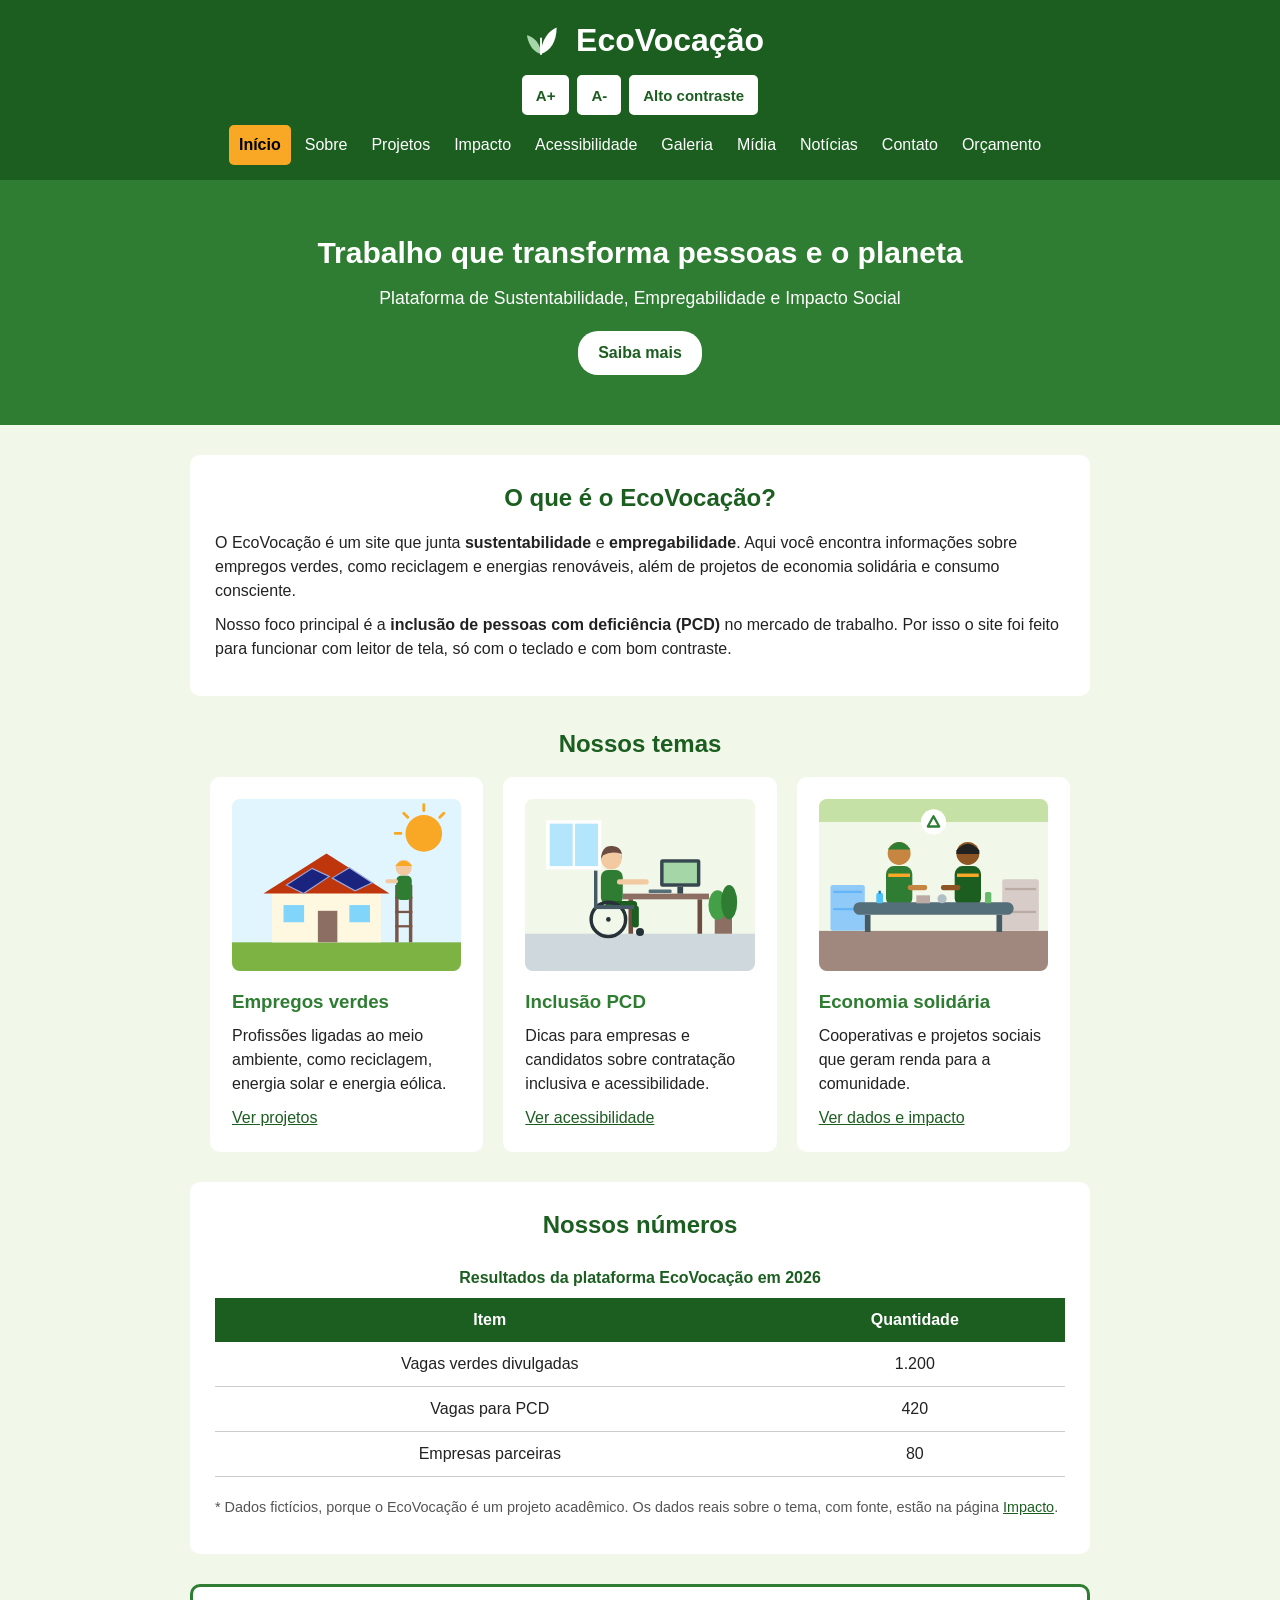
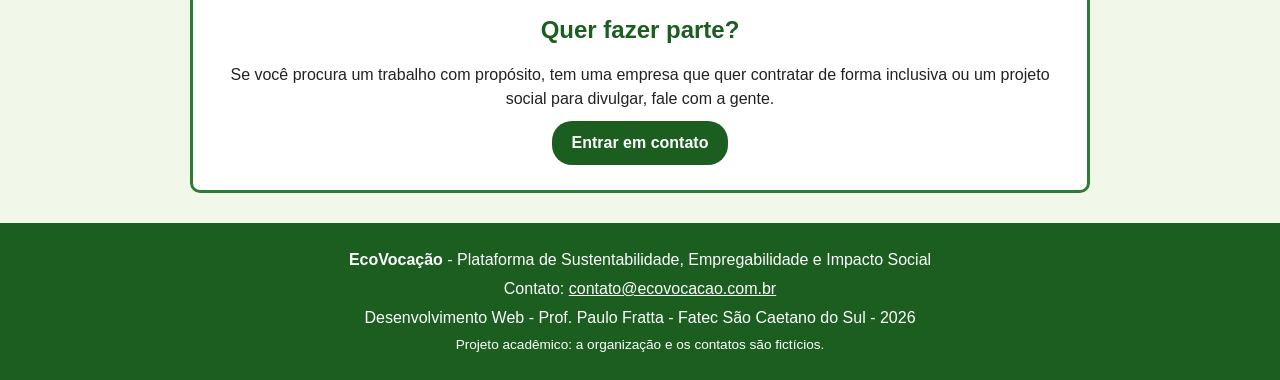
<file: index.html>
<!DOCTYPE html>
<html lang="pt-BR">
<head>
    <meta charset="UTF-8">
    <meta name="viewport" content="width=device-width, initial-scale=1.0">
    <meta name="description" content="EcoVocação: site sobre sustentabilidade, empregos verdes e inclusão de pessoas com deficiência.">
    <title>EcoVocação - Sustentabilidade e Impacto Social</title>
    <link rel="icon" href="img/logo.svg" type="image/svg+xml">
    <link rel="stylesheet" href="css/style.css">
</head>
<body>

    <!-- link pra pular o menu (ajuda quem usa teclado ou leitor de tela) -->
    <a href="#conteudo" class="pular">Pular para o conteúdo principal</a>

    <!-- topo do site com logo e menu -->
    <header>
        <div class="logo">
            <img src="img/logo.svg" alt="Logo do EcoVocação: duas folhas verdes dentro de um círculo" width="50" height="50">
            <h1>EcoVocação</h1>
        </div>

        <!-- botoes de acessibilidade (funcionam com o js/script.js) -->
        <div class="barra-acessibilidade" role="group" aria-label="Opções de acessibilidade">
            <button type="button" id="btnAumentar" aria-label="Aumentar o tamanho da letra">A+</button>
            <button type="button" id="btnDiminuir" aria-label="Diminuir o tamanho da letra">A-</button>
            <button type="button" id="btnContraste" aria-pressed="false">Alto contraste</button>
        </div>

        <nav aria-label="Menu principal">
            <ul>
                <li><a href="index.html" aria-current="page">Início</a></li>
                <li><a href="sobre.html">Sobre</a></li>
                <li><a href="projetos.html">Projetos</a></li>
                <li><a href="impacto.html">Impacto</a></li>
                <li><a href="acessibilidade.html">Acessibilidade</a></li>
                <li><a href="galeria.html">Galeria</a></li>
                <li><a href="midia.html">Mídia</a></li>
                <li><a href="noticias.html">Notícias</a></li>
                <li><a href="contato.html">Contato</a></li>
                <li><a href="orcamento_hospedagem.html">Orçamento</a></li>
            </ul>
        </nav>
    </header>

    <main id="conteudo">

        <!-- banner -->
        <section class="banner">
            <h2>Trabalho que transforma pessoas e o planeta</h2>
            <p>Plataforma de Sustentabilidade, Empregabilidade e Impacto Social</p>
            <a href="sobre.html" class="botao">Saiba mais</a>
        </section>

        <!-- explicacao do tema -->
        <section class="caixa-texto">
            <h2>O que é o EcoVocação?</h2>
            <p>O EcoVocação é um site que junta <b>sustentabilidade</b> e <b>empregabilidade</b>. Aqui você encontra informações sobre empregos verdes, como reciclagem e energias renováveis, além de projetos de economia solidária e consumo consciente.</p>
            <p>Nosso foco principal é a <b>inclusão de pessoas com deficiência (PCD)</b> no mercado de trabalho. Por isso o site foi feito para funcionar com leitor de tela, só com o teclado e com bom contraste.</p>
        </section>

        <!-- cards com os temas -->
        <section class="temas">
            <h2>Nossos temas</h2>
            <div class="cards">
                <article class="card">
                    <img src="img/energia-solar.svg" alt="Ilustração de uma casa com placas solares no telhado e um instalador subindo a escada" width="400" height="300">
                    <h3>Empregos verdes</h3>
                    <p>Profissões ligadas ao meio ambiente, como reciclagem, energia solar e energia eólica.</p>
                    <a href="projetos.html">Ver projetos</a>
                </article>
                <article class="card">
                    <img src="img/inclusao-trabalho.svg" alt="Ilustração de uma pessoa em cadeira de rodas trabalhando no computador em um escritório" width="400" height="300">
                    <h3>Inclusão PCD</h3>
                    <p>Dicas para empresas e candidatos sobre contratação inclusiva e acessibilidade.</p>
                    <a href="acessibilidade.html">Ver acessibilidade</a>
                </article>
                <article class="card">
                    <img src="img/cooperativa-reciclagem.svg" alt="Ilustração de duas pessoas de uniforme verde separando garrafas e papelão numa esteira de cooperativa" width="400" height="300">
                    <h3>Economia solidária</h3>
                    <p>Cooperativas e projetos sociais que geram renda para a comunidade.</p>
                    <a href="impacto.html">Ver dados e impacto</a>
                </article>
            </div>
        </section>

        <!-- tabela com numeros (dados ficticios) -->
        <section class="caixa-texto">
            <h2>Nossos números</h2>
            <div class="tabela-rolagem">
                <table>
                    <caption>Resultados da plataforma EcoVocação em 2026</caption>
                    <thead>
                        <tr>
                            <th scope="col">Item</th>
                            <th scope="col">Quantidade</th>
                        </tr>
                    </thead>
                    <tbody>
                        <tr>
                            <td>Vagas verdes divulgadas</td>
                            <td>1.200</td>
                        </tr>
                        <tr>
                            <td>Vagas para PCD</td>
                            <td>420</td>
                        </tr>
                        <tr>
                            <td>Empresas parceiras</td>
                            <td>80</td>
                        </tr>
                    </tbody>
                </table>
            </div>
            <p class="obs">* Dados fictícios, porque o EcoVocação é um projeto acadêmico. Os dados reais sobre o tema, com fonte, estão na página <a href="impacto.html">Impacto</a>.</p>
        </section>

        <!-- chamada pra acao -->
        <section class="caixa-texto chamada">
            <h2>Quer fazer parte?</h2>
            <p>Se você procura um trabalho com propósito, tem uma empresa que quer contratar de forma inclusiva ou um projeto social para divulgar, fale com a gente.</p>
            <a href="contato.html" class="botao">Entrar em contato</a>
        </section>

    </main>

    <!-- rodape -->
    <footer>
        <p><b>EcoVocação</b> - Plataforma de Sustentabilidade, Empregabilidade e Impacto Social</p>
        <p>Contato: <a href="mailto:contato@ecovocacao.com.br">contato@ecovocacao.com.br</a></p>
        <p>Desenvolvimento Web - Prof. Paulo Fratta - Fatec São Caetano do Sul - 2026</p>
        <p class="obs-rodape">Projeto acadêmico: a organização e os contatos são fictícios.</p>
    </footer>

    <script src="js/script.js"></script>
</body>
</html>
</file>
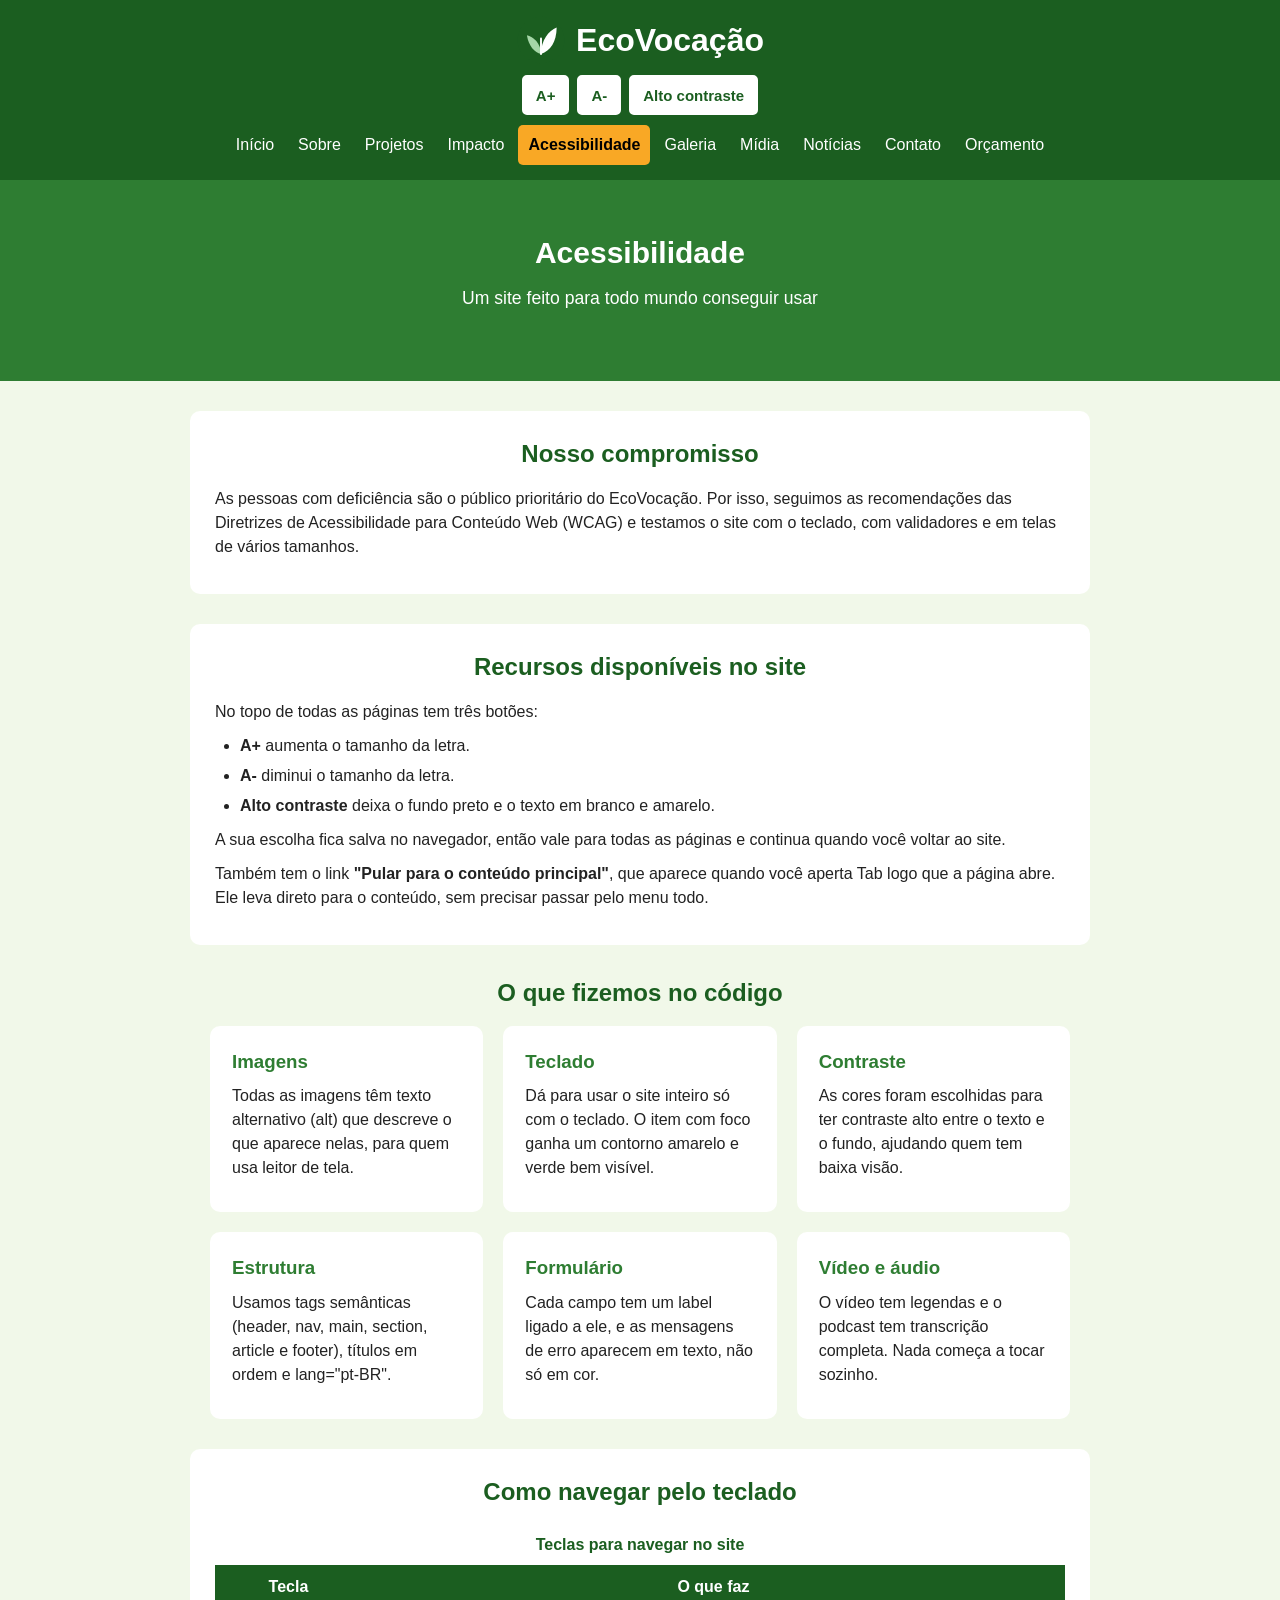
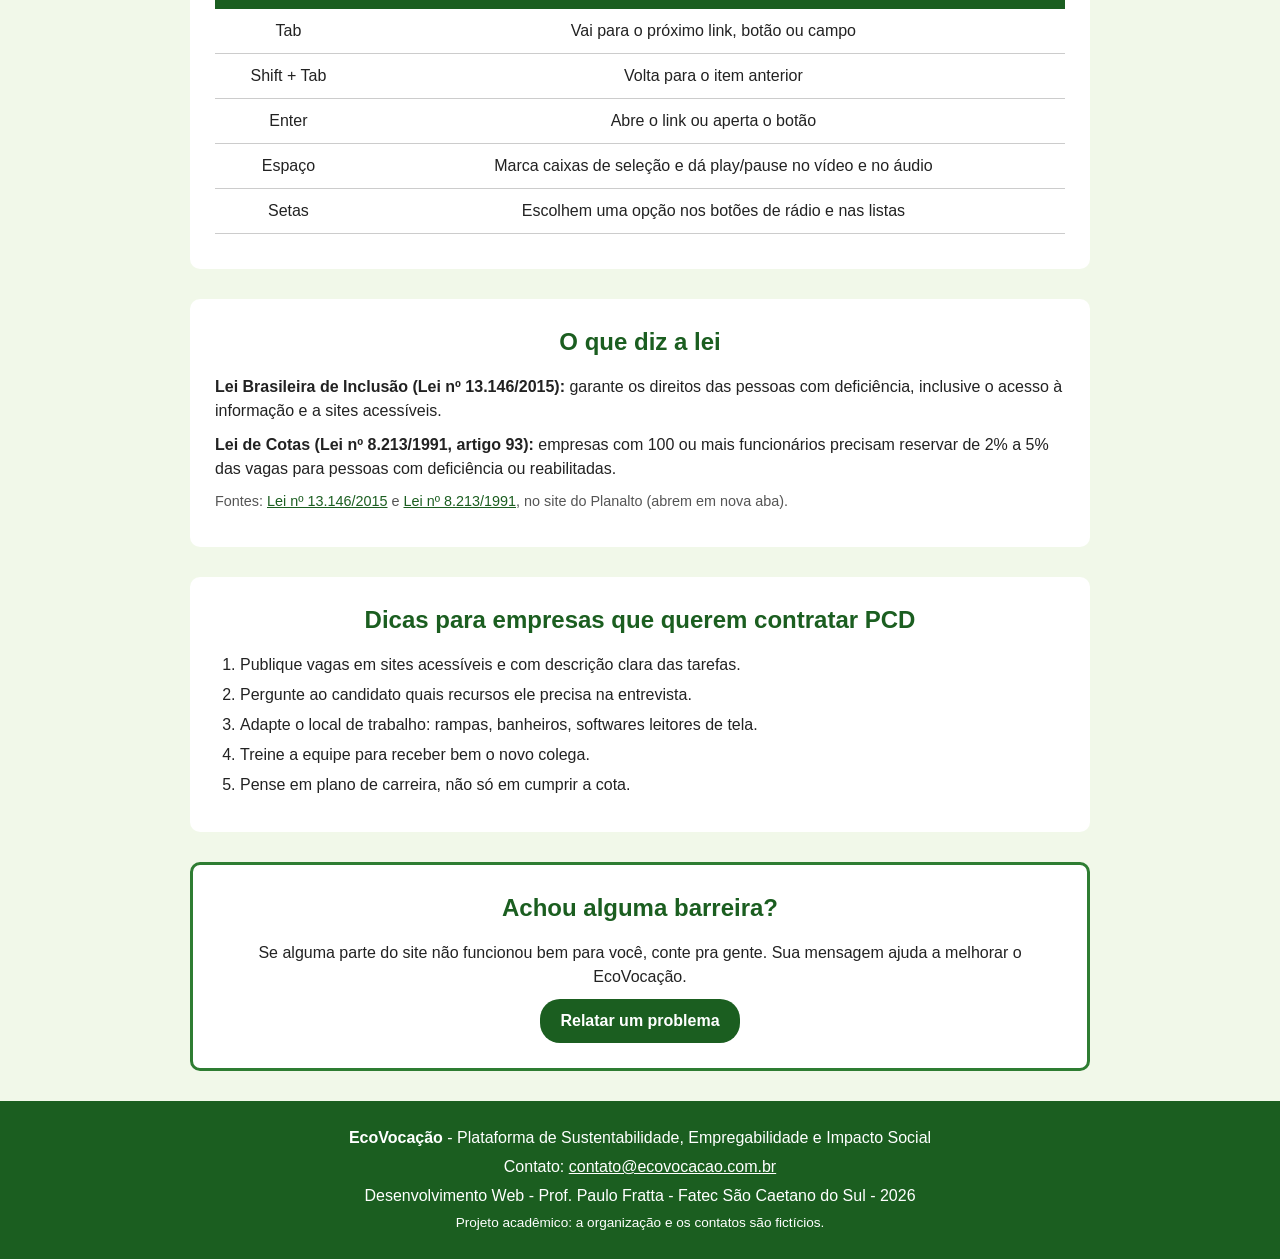
<file: acessibilidade.html>
<!DOCTYPE html>
<html lang="pt-BR">
<head>
    <meta charset="UTF-8">
    <meta name="viewport" content="width=device-width, initial-scale=1.0">
    <meta name="description" content="Recursos e medidas de acessibilidade do EcoVocação para pessoas com deficiência.">
    <title>Acessibilidade - EcoVocação</title>
    <link rel="icon" href="img/logo.svg" type="image/svg+xml">
    <link rel="stylesheet" href="css/style.css">
</head>
<body>

    <!-- link pra pular o menu (ajuda quem usa teclado ou leitor de tela) -->
    <a href="#conteudo" class="pular">Pular para o conteúdo principal</a>

    <!-- topo do site com logo e menu -->
    <header>
        <div class="logo">
            <img src="img/logo.svg" alt="Logo do EcoVocação: duas folhas verdes dentro de um círculo" width="50" height="50">
            <h1>EcoVocação</h1>
        </div>

        <!-- botoes de acessibilidade (funcionam com o js/script.js) -->
        <div class="barra-acessibilidade" role="group" aria-label="Opções de acessibilidade">
            <button type="button" id="btnAumentar" aria-label="Aumentar o tamanho da letra">A+</button>
            <button type="button" id="btnDiminuir" aria-label="Diminuir o tamanho da letra">A-</button>
            <button type="button" id="btnContraste" aria-pressed="false">Alto contraste</button>
        </div>

        <nav aria-label="Menu principal">
            <ul>
                <li><a href="index.html">Início</a></li>
                <li><a href="sobre.html">Sobre</a></li>
                <li><a href="projetos.html">Projetos</a></li>
                <li><a href="impacto.html">Impacto</a></li>
                <li><a href="acessibilidade.html" aria-current="page">Acessibilidade</a></li>
                <li><a href="galeria.html">Galeria</a></li>
                <li><a href="midia.html">Mídia</a></li>
                <li><a href="noticias.html">Notícias</a></li>
                <li><a href="contato.html">Contato</a></li>
                <li><a href="orcamento_hospedagem.html">Orçamento</a></li>
            </ul>
        </nav>
    </header>

    <main id="conteudo">

        <!-- banner da pagina -->
        <section class="banner">
            <h2>Acessibilidade</h2>
            <p>Um site feito para todo mundo conseguir usar</p>
        </section>

        <!-- compromisso -->
        <section class="caixa-texto">
            <h2>Nosso compromisso</h2>
            <p>As pessoas com deficiência são o público prioritário do EcoVocação. Por isso, seguimos as recomendações das Diretrizes de Acessibilidade para Conteúdo Web (WCAG) e testamos o site com o teclado, com validadores e em telas de vários tamanhos.</p>
        </section>

        <!-- recursos do site -->
        <section class="caixa-texto">
            <h2>Recursos disponíveis no site</h2>
            <p>No topo de todas as páginas tem três botões:</p>
            <ul>
                <li><b>A+</b> aumenta o tamanho da letra.</li>
                <li><b>A-</b> diminui o tamanho da letra.</li>
                <li><b>Alto contraste</b> deixa o fundo preto e o texto em branco e amarelo.</li>
            </ul>
            <p>A sua escolha fica salva no navegador, então vale para todas as páginas e continua quando você voltar ao site.</p>
            <p>Também tem o link <b>"Pular para o conteúdo principal"</b>, que aparece quando você aperta Tab logo que a página abre. Ele leva direto para o conteúdo, sem precisar passar pelo menu todo.</p>
        </section>

        <!-- medidas tecnicas -->
        <section class="temas">
            <h2>O que fizemos no código</h2>
            <div class="cards">
                <article class="card">
                    <h3>Imagens</h3>
                    <p>Todas as imagens têm texto alternativo (alt) que descreve o que aparece nelas, para quem usa leitor de tela.</p>
                </article>
                <article class="card">
                    <h3>Teclado</h3>
                    <p>Dá para usar o site inteiro só com o teclado. O item com foco ganha um contorno amarelo e verde bem visível.</p>
                </article>
                <article class="card">
                    <h3>Contraste</h3>
                    <p>As cores foram escolhidas para ter contraste alto entre o texto e o fundo, ajudando quem tem baixa visão.</p>
                </article>
                <article class="card">
                    <h3>Estrutura</h3>
                    <p>Usamos tags semânticas (header, nav, main, section, article e footer), títulos em ordem e lang="pt-BR".</p>
                </article>
                <article class="card">
                    <h3>Formulário</h3>
                    <p>Cada campo tem um label ligado a ele, e as mensagens de erro aparecem em texto, não só em cor.</p>
                </article>
                <article class="card">
                    <h3>Vídeo e áudio</h3>
                    <p>O vídeo tem legendas e o podcast tem transcrição completa. Nada começa a tocar sozinho.</p>
                </article>
            </div>
        </section>

        <!-- tabela de atalhos -->
        <section class="caixa-texto">
            <h2>Como navegar pelo teclado</h2>
            <div class="tabela-rolagem">
                <table>
                    <caption>Teclas para navegar no site</caption>
                    <thead>
                        <tr>
                            <th scope="col">Tecla</th>
                            <th scope="col">O que faz</th>
                        </tr>
                    </thead>
                    <tbody>
                        <tr>
                            <td>Tab</td>
                            <td>Vai para o próximo link, botão ou campo</td>
                        </tr>
                        <tr>
                            <td>Shift + Tab</td>
                            <td>Volta para o item anterior</td>
                        </tr>
                        <tr>
                            <td>Enter</td>
                            <td>Abre o link ou aperta o botão</td>
                        </tr>
                        <tr>
                            <td>Espaço</td>
                            <td>Marca caixas de seleção e dá play/pause no vídeo e no áudio</td>
                        </tr>
                        <tr>
                            <td>Setas</td>
                            <td>Escolhem uma opção nos botões de rádio e nas listas</td>
                        </tr>
                    </tbody>
                </table>
            </div>
        </section>

        <!-- leis -->
        <section class="caixa-texto">
            <h2>O que diz a lei</h2>
            <p><b>Lei Brasileira de Inclusão (Lei nº 13.146/2015):</b> garante os direitos das pessoas com deficiência, inclusive o acesso à informação e a sites acessíveis.</p>
            <p><b>Lei de Cotas (Lei nº 8.213/1991, artigo 93):</b> empresas com 100 ou mais funcionários precisam reservar de 2% a 5% das vagas para pessoas com deficiência ou reabilitadas.</p>
            <p class="obs">Fontes: <a href="https://www.planalto.gov.br/ccivil_03/_ato2015-2018/2015/lei/l13146.htm" target="_blank" rel="noopener">Lei nº 13.146/2015</a> e <a href="https://www.planalto.gov.br/ccivil_03/leis/l8213cons.htm" target="_blank" rel="noopener">Lei nº 8.213/1991</a>, no site do Planalto (abrem em nova aba).</p>
        </section>

        <!-- dicas pra empresas -->
        <section class="caixa-texto">
            <h2>Dicas para empresas que querem contratar PCD</h2>
            <ol>
                <li>Publique vagas em sites acessíveis e com descrição clara das tarefas.</li>
                <li>Pergunte ao candidato quais recursos ele precisa na entrevista.</li>
                <li>Adapte o local de trabalho: rampas, banheiros, softwares leitores de tela.</li>
                <li>Treine a equipe para receber bem o novo colega.</li>
                <li>Pense em plano de carreira, não só em cumprir a cota.</li>
            </ol>
        </section>

        <!-- canal pra reclamar -->
        <section class="caixa-texto chamada">
            <h2>Achou alguma barreira?</h2>
            <p>Se alguma parte do site não funcionou bem para você, conte pra gente. Sua mensagem ajuda a melhorar o EcoVocação.</p>
            <a href="contato.html" class="botao">Relatar um problema</a>
        </section>

    </main>

    <!-- rodape -->
    <footer>
        <p><b>EcoVocação</b> - Plataforma de Sustentabilidade, Empregabilidade e Impacto Social</p>
        <p>Contato: <a href="mailto:contato@ecovocacao.com.br">contato@ecovocacao.com.br</a></p>
        <p>Desenvolvimento Web - Prof. Paulo Fratta - Fatec São Caetano do Sul - 2026</p>
        <p class="obs-rodape">Projeto acadêmico: a organização e os contatos são fictícios.</p>
    </footer>

    <script src="js/script.js"></script>
</body>
</html>
</file>
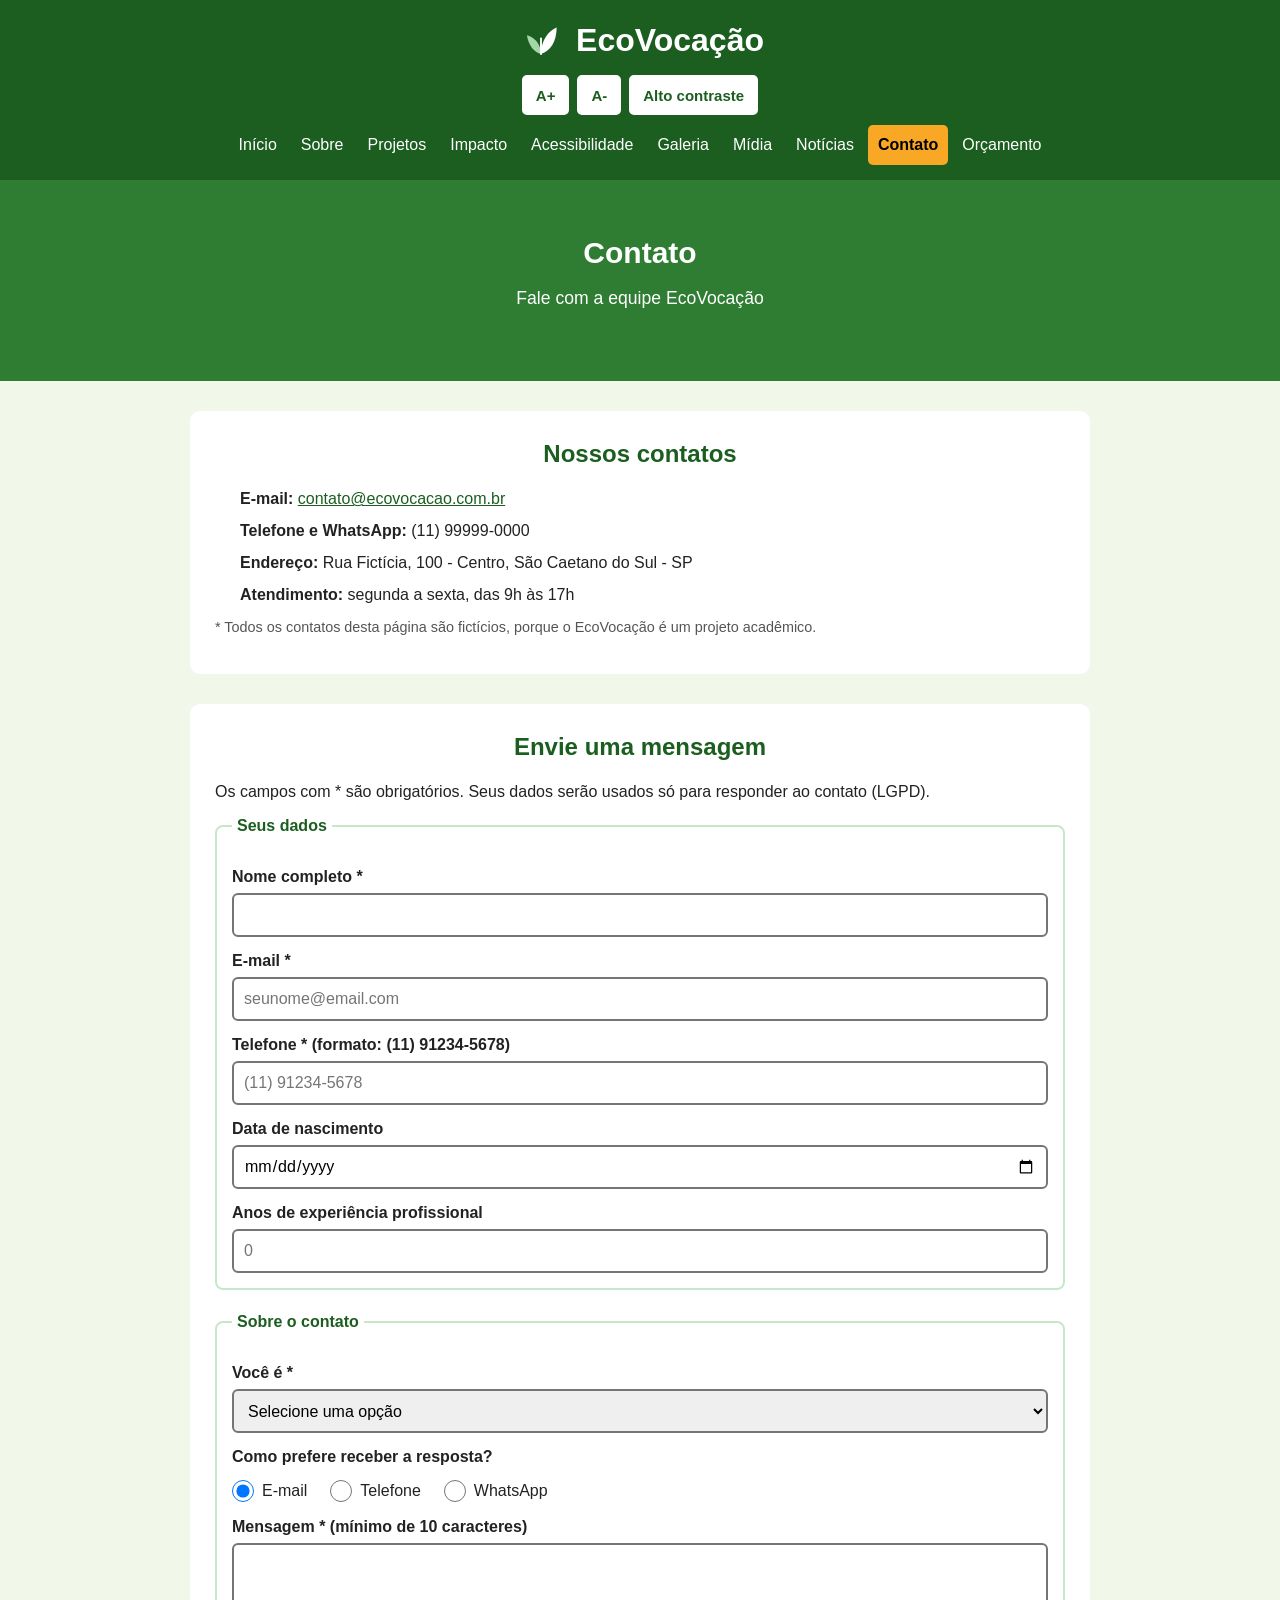
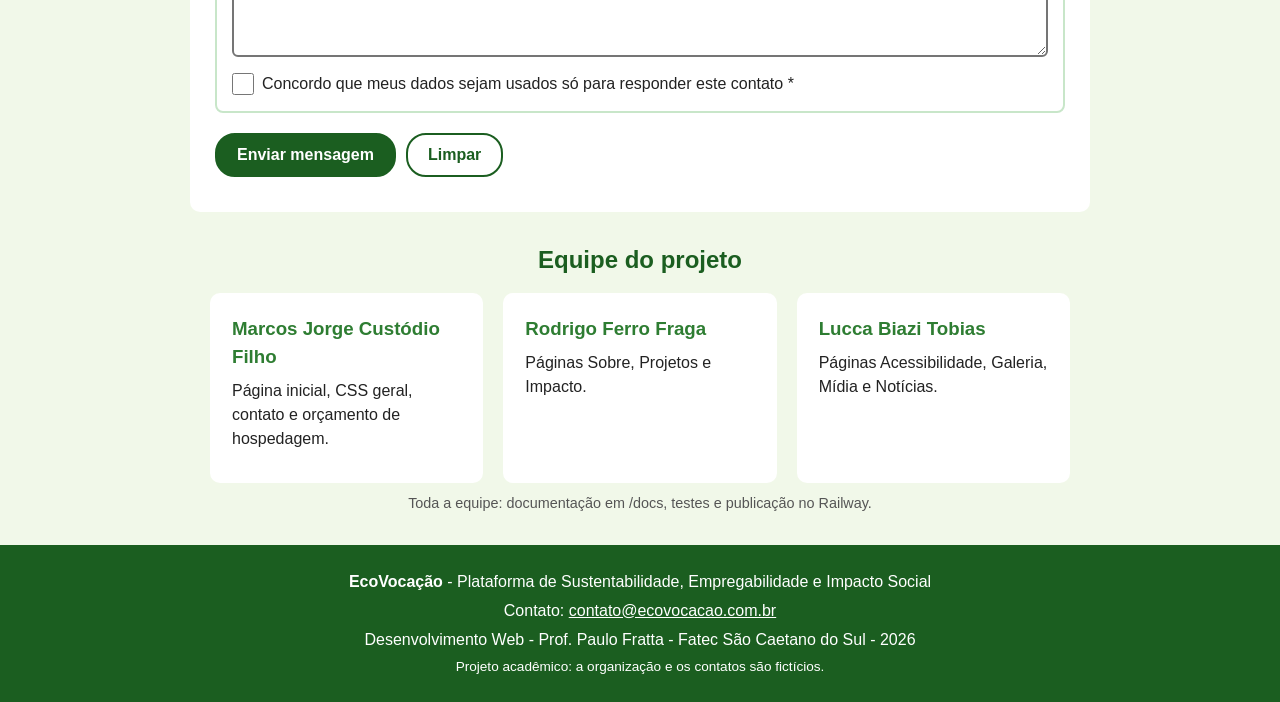
<file: contato.html>
<!DOCTYPE html>
<html lang="pt-BR">
<head>
    <meta charset="UTF-8">
    <meta name="viewport" content="width=device-width, initial-scale=1.0">
    <meta name="description" content="Formulário de contato e equipe do EcoVocação.">
    <title>Contato - EcoVocação</title>
    <link rel="icon" href="img/logo.svg" type="image/svg+xml">
    <link rel="stylesheet" href="css/style.css">
</head>
<body>

    <!-- link pra pular o menu (ajuda quem usa teclado ou leitor de tela) -->
    <a href="#conteudo" class="pular">Pular para o conteúdo principal</a>

    <!-- topo do site com logo e menu -->
    <header>
        <div class="logo">
            <img src="img/logo.svg" alt="Logo do EcoVocação: duas folhas verdes dentro de um círculo" width="50" height="50">
            <h1>EcoVocação</h1>
        </div>

        <!-- botoes de acessibilidade (funcionam com o js/script.js) -->
        <div class="barra-acessibilidade" role="group" aria-label="Opções de acessibilidade">
            <button type="button" id="btnAumentar" aria-label="Aumentar o tamanho da letra">A+</button>
            <button type="button" id="btnDiminuir" aria-label="Diminuir o tamanho da letra">A-</button>
            <button type="button" id="btnContraste" aria-pressed="false">Alto contraste</button>
        </div>

        <nav aria-label="Menu principal">
            <ul>
                <li><a href="index.html">Início</a></li>
                <li><a href="sobre.html">Sobre</a></li>
                <li><a href="projetos.html">Projetos</a></li>
                <li><a href="impacto.html">Impacto</a></li>
                <li><a href="acessibilidade.html">Acessibilidade</a></li>
                <li><a href="galeria.html">Galeria</a></li>
                <li><a href="midia.html">Mídia</a></li>
                <li><a href="noticias.html">Notícias</a></li>
                <li><a href="contato.html" aria-current="page">Contato</a></li>
                <li><a href="orcamento_hospedagem.html">Orçamento</a></li>
            </ul>
        </nav>
    </header>

    <main id="conteudo">

        <!-- banner da pagina -->
        <section class="banner">
            <h2>Contato</h2>
            <p>Fale com a equipe EcoVocação</p>
        </section>

        <!-- dados de contato (ficticios) -->
        <section class="caixa-texto">
            <h2>Nossos contatos</h2>
            <ul class="lista-contato">
                <li><b>E-mail:</b> <a href="mailto:contato@ecovocacao.com.br">contato@ecovocacao.com.br</a></li>
                <li><b>Telefone e WhatsApp:</b> (11) 99999-0000</li>
                <li><b>Endereço:</b> Rua Fictícia, 100 - Centro, São Caetano do Sul - SP</li>
                <li><b>Atendimento:</b> segunda a sexta, das 9h às 17h</li>
            </ul>
            <p class="obs">* Todos os contatos desta página são fictícios, porque o EcoVocação é um projeto acadêmico.</p>
        </section>

        <!-- formulario -->
        <section class="caixa-texto">
            <h2>Envie uma mensagem</h2>
            <p>Os campos com * são obrigatórios. Seus dados serão usados só para responder ao contato (LGPD).</p>

            <form id="formContato" class="formulario" action="#" method="post">
                <fieldset>
                    <legend>Seus dados</legend>

                    <label for="nome">Nome completo *</label>
                    <input type="text" id="nome" name="nome" maxlength="80" autocomplete="name" required aria-describedby="erroNome">
                    <span class="erro" id="erroNome"></span>

                    <label for="email">E-mail *</label>
                    <input type="email" id="email" name="email" placeholder="seunome@email.com" autocomplete="email" required aria-describedby="erroEmail">
                    <span class="erro" id="erroEmail"></span>

                    <label for="telefone">Telefone * (formato: (11) 91234-5678)</label>
                    <input type="tel" id="telefone" name="telefone" placeholder="(11) 91234-5678" pattern="\([0-9]{2}\) [0-9]{4,5}-[0-9]{4}" autocomplete="tel" required>

                    <label for="nascimento">Data de nascimento</label>
                    <input type="date" id="nascimento" name="nascimento" min="1940-01-01" max="2010-12-31">

                    <label for="experiencia">Anos de experiência profissional</label>
                    <input type="number" id="experiencia" name="experiencia" min="0" max="60" step="1" placeholder="0">
                </fieldset>

                <fieldset>
                    <legend>Sobre o contato</legend>

                    <label for="perfil">Você é *</label>
                    <select id="perfil" name="perfil" required>
                        <option value="">Selecione uma opção</option>
                        <option value="profissional">Profissional procurando emprego verde</option>
                        <option value="empresa">Empresa que quer contratar</option>
                        <option value="projeto">Pessoa com um projeto social para divulgar</option>
                        <option value="outro">Outro</option>
                    </select>

                    <p class="pergunta">Como prefere receber a resposta?</p>
                    <div class="opcoes">
                        <input type="radio" id="respEmail" name="resposta" value="email" checked>
                        <label for="respEmail">E-mail</label>
                        <input type="radio" id="respTelefone" name="resposta" value="telefone">
                        <label for="respTelefone">Telefone</label>
                        <input type="radio" id="respWhats" name="resposta" value="whatsapp">
                        <label for="respWhats">WhatsApp</label>
                    </div>

                    <label for="mensagem">Mensagem * (mínimo de 10 caracteres)</label>
                    <textarea id="mensagem" name="mensagem" rows="5" maxlength="1000" required aria-describedby="erroMensagem"></textarea>
                    <span class="erro" id="erroMensagem"></span>

                    <div class="opcoes">
                        <input type="checkbox" id="aceite" name="aceite" required>
                        <label for="aceite">Concordo que meus dados sejam usados só para responder este contato *</label>
                    </div>
                </fieldset>

                <div class="botoes-form">
                    <button type="submit" class="botao-acao">Enviar mensagem</button>
                    <button type="reset" class="botao-secundario">Limpar</button>
                </div>

                <!-- mensagem de sucesso aparece aqui (javascript) -->
                <p id="msgSucesso" class="sucesso" aria-live="polite"></p>
            </form>
        </section>

        <!-- equipe -->
        <section class="temas">
            <h2>Equipe do projeto</h2>
            <div class="cards">
                <article class="card">
                    <h3>Marcos Jorge Custódio Filho</h3>
                    <p>Página inicial, CSS geral, contato e orçamento de hospedagem.</p>
                </article>
                <article class="card">
                    <h3>Rodrigo Ferro Fraga</h3>
                    <p>Páginas Sobre, Projetos e Impacto.</p>
                </article>
                <article class="card">
                    <h3>Lucca Biazi Tobias</h3>
                    <p>Páginas Acessibilidade, Galeria, Mídia e Notícias.</p>
                </article>
            </div>
            <p class="obs centro">Toda a equipe: documentação em /docs, testes e publicação no Railway.</p>
        </section>

    </main>

    <!-- rodape -->
    <footer>
        <p><b>EcoVocação</b> - Plataforma de Sustentabilidade, Empregabilidade e Impacto Social</p>
        <p>Contato: <a href="mailto:contato@ecovocacao.com.br">contato@ecovocacao.com.br</a></p>
        <p>Desenvolvimento Web - Prof. Paulo Fratta - Fatec São Caetano do Sul - 2026</p>
        <p class="obs-rodape">Projeto acadêmico: a organização e os contatos são fictícios.</p>
    </footer>

    <script src="js/script.js"></script>
</body>
</html>
</file>
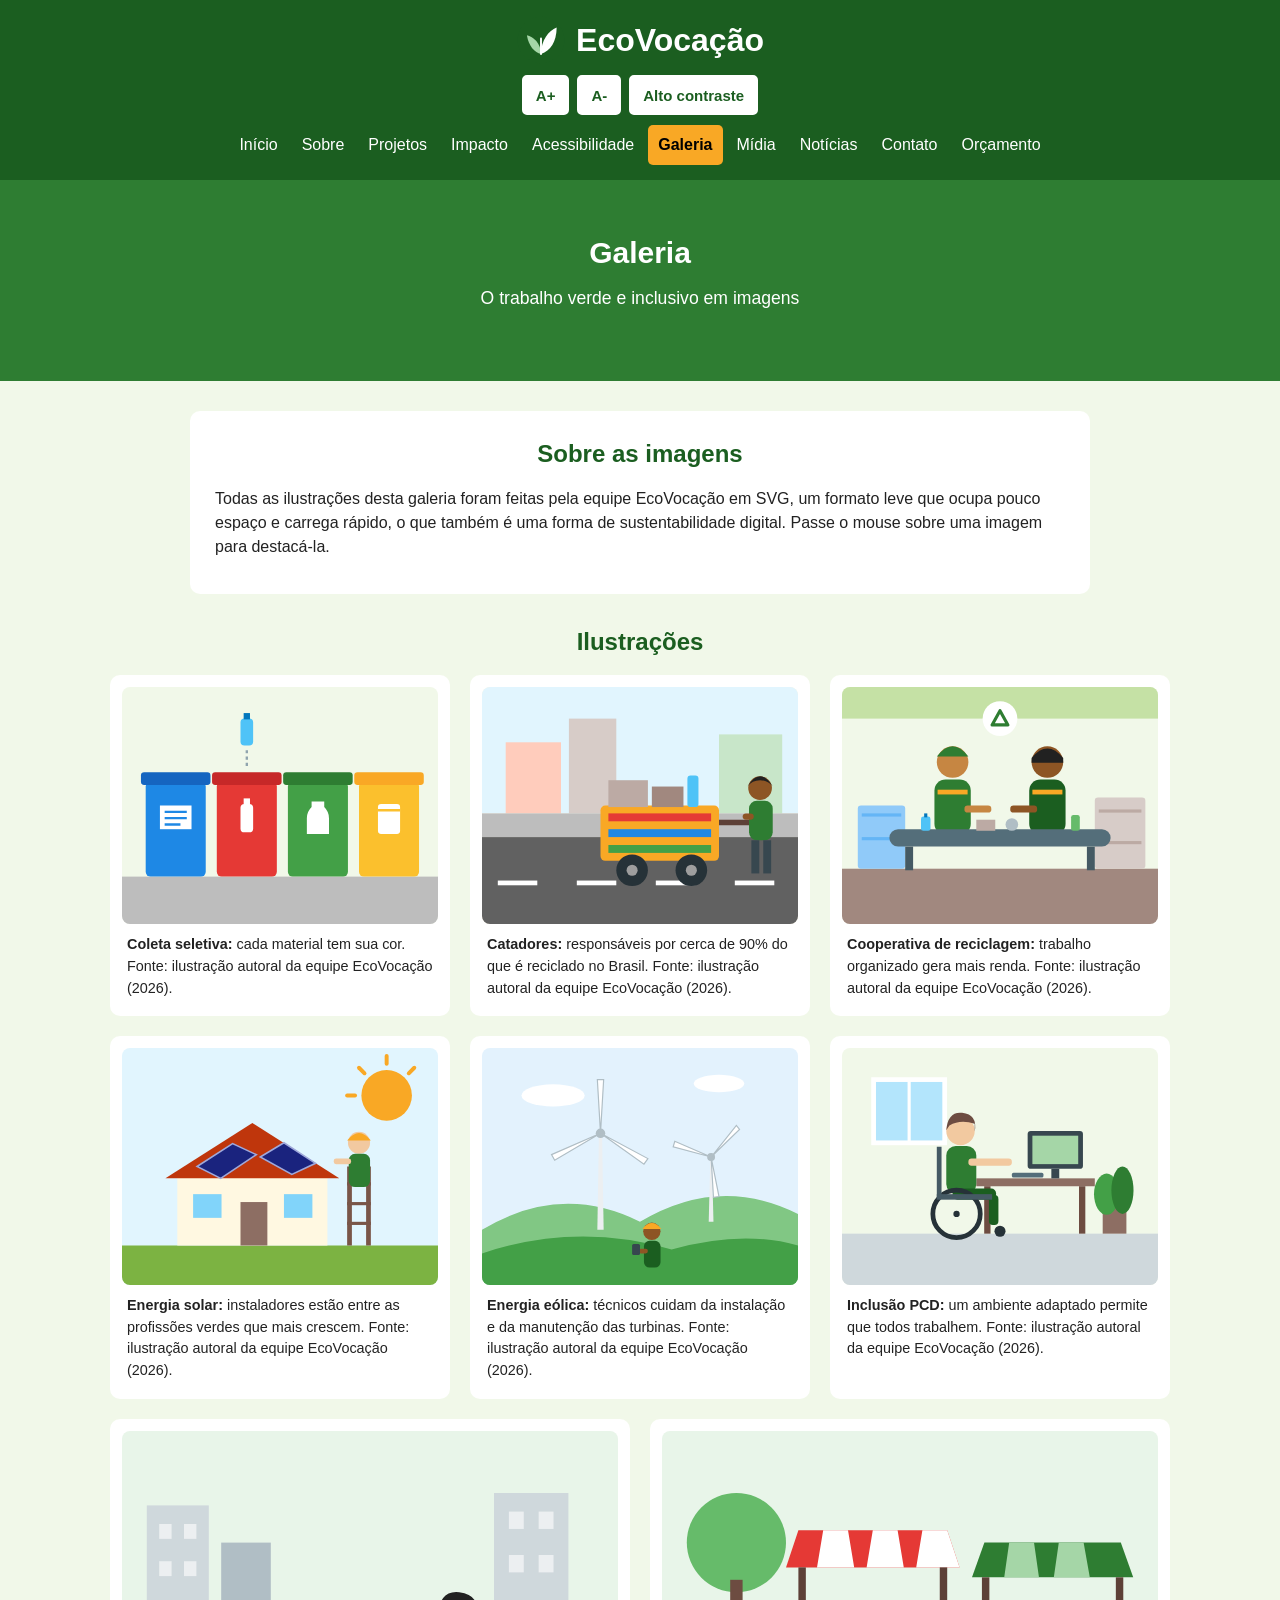
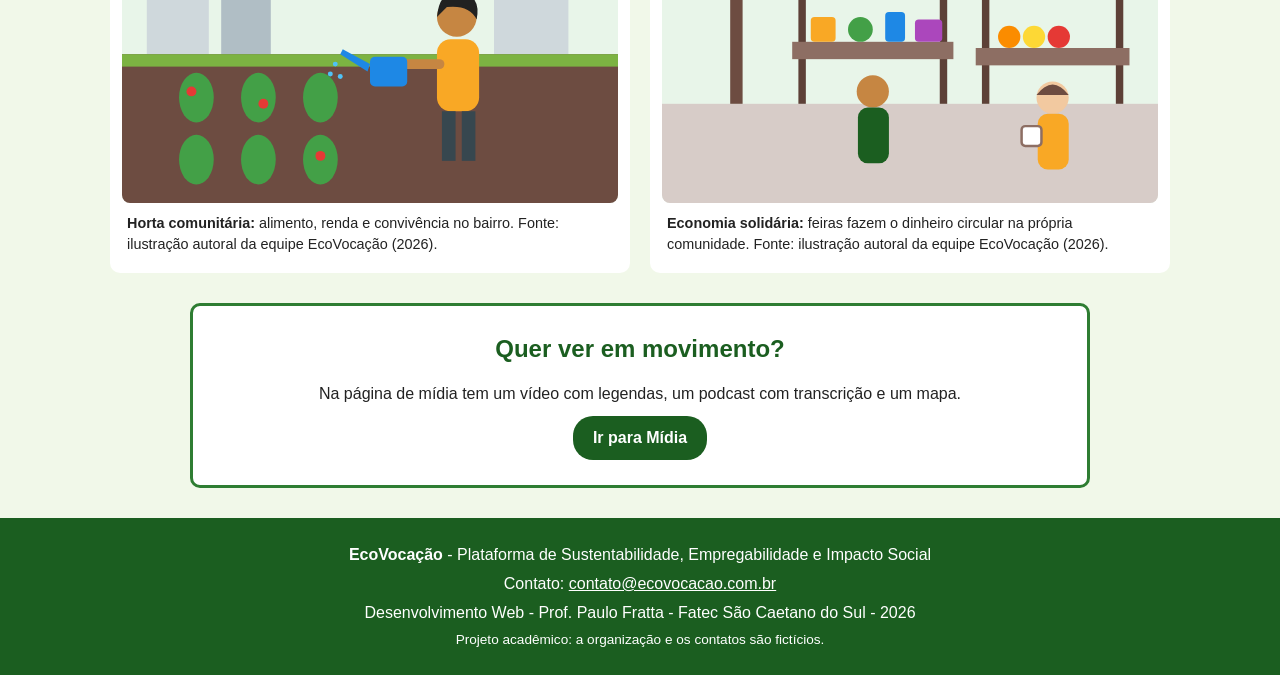
<file: galeria.html>
<!DOCTYPE html>
<html lang="pt-BR">
<head>
    <meta charset="UTF-8">
    <meta name="viewport" content="width=device-width, initial-scale=1.0">
    <meta name="description" content="Ilustrações sobre reciclagem, energia limpa, inclusão e economia solidária.">
    <title>Galeria - EcoVocação</title>
    <link rel="icon" href="img/logo.svg" type="image/svg+xml">
    <link rel="stylesheet" href="css/style.css">
</head>
<body>

    <!-- link pra pular o menu (ajuda quem usa teclado ou leitor de tela) -->
    <a href="#conteudo" class="pular">Pular para o conteúdo principal</a>

    <!-- topo do site com logo e menu -->
    <header>
        <div class="logo">
            <img src="img/logo.svg" alt="Logo do EcoVocação: duas folhas verdes dentro de um círculo" width="50" height="50">
            <h1>EcoVocação</h1>
        </div>

        <!-- botoes de acessibilidade (funcionam com o js/script.js) -->
        <div class="barra-acessibilidade" role="group" aria-label="Opções de acessibilidade">
            <button type="button" id="btnAumentar" aria-label="Aumentar o tamanho da letra">A+</button>
            <button type="button" id="btnDiminuir" aria-label="Diminuir o tamanho da letra">A-</button>
            <button type="button" id="btnContraste" aria-pressed="false">Alto contraste</button>
        </div>

        <nav aria-label="Menu principal">
            <ul>
                <li><a href="index.html">Início</a></li>
                <li><a href="sobre.html">Sobre</a></li>
                <li><a href="projetos.html">Projetos</a></li>
                <li><a href="impacto.html">Impacto</a></li>
                <li><a href="acessibilidade.html">Acessibilidade</a></li>
                <li><a href="galeria.html" aria-current="page">Galeria</a></li>
                <li><a href="midia.html">Mídia</a></li>
                <li><a href="noticias.html">Notícias</a></li>
                <li><a href="contato.html">Contato</a></li>
                <li><a href="orcamento_hospedagem.html">Orçamento</a></li>
            </ul>
        </nav>
    </header>

    <main id="conteudo">

        <!-- banner da pagina -->
        <section class="banner">
            <h2>Galeria</h2>
            <p>O trabalho verde e inclusivo em imagens</p>
        </section>

        <!-- explicacao -->
        <section class="caixa-texto">
            <h2>Sobre as imagens</h2>
            <p>Todas as ilustrações desta galeria foram feitas pela equipe EcoVocação em SVG, um formato leve que ocupa pouco espaço e carrega rápido, o que também é uma forma de sustentabilidade digital. Passe o mouse sobre uma imagem para destacá-la.</p>
        </section>

        <!-- galeria de imagens -->
        <section class="galeria-secao">
            <h2>Ilustrações</h2>
            <div class="galeria">
                <figure class="galeria-item">
                    <img src="img/coleta-seletiva.svg" alt="Quatro lixeiras de coleta seletiva lado a lado: azul com desenho de papel, vermelha com garrafa plástica, verde com garrafa de vidro e amarela com lata de metal" width="400" height="300">
                    <figcaption><b>Coleta seletiva:</b> cada material tem sua cor. Fonte: ilustração autoral da equipe EcoVocação (2026).</figcaption>
                </figure>
                <figure class="galeria-item">
                    <img src="img/catador-carroca.svg" alt="Catadora de uniforme verde puxando uma carroça colorida cheia de papelão e garrafas por uma rua da cidade" width="400" height="300">
                    <figcaption><b>Catadores:</b> responsáveis por cerca de 90% do que é reciclado no Brasil. Fonte: ilustração autoral da equipe EcoVocação (2026).</figcaption>
                </figure>
                <figure class="galeria-item">
                    <img src="img/cooperativa-reciclagem.svg" alt="Duas pessoas de uniforme verde e faixa amarela separando garrafas, latas e papelão em uma esteira dentro do galpão de uma cooperativa" width="400" height="300">
                    <figcaption><b>Cooperativa de reciclagem:</b> trabalho organizado gera mais renda. Fonte: ilustração autoral da equipe EcoVocação (2026).</figcaption>
                </figure>
                <figure class="galeria-item">
                    <img src="img/energia-solar.svg" alt="Casa com duas placas solares azuis no telhado, sol forte no céu e um instalador de capacete amarelo subindo a escada" width="400" height="300">
                    <figcaption><b>Energia solar:</b> instaladores estão entre as profissões verdes que mais crescem. Fonte: ilustração autoral da equipe EcoVocação (2026).</figcaption>
                </figure>
                <figure class="galeria-item">
                    <img src="img/energia-eolica.svg" alt="Duas turbinas eólicas brancas sobre morros verdes e uma técnica de capacete amarelo segurando um rádio" width="400" height="300">
                    <figcaption><b>Energia eólica:</b> técnicos cuidam da instalação e da manutenção das turbinas. Fonte: ilustração autoral da equipe EcoVocação (2026).</figcaption>
                </figure>
                <figure class="galeria-item">
                    <img src="img/inclusao-trabalho.svg" alt="Pessoa em cadeira de rodas trabalhando no computador em uma mesa de escritório, com janela e planta ao lado" width="400" height="300">
                    <figcaption><b>Inclusão PCD:</b> um ambiente adaptado permite que todos trabalhem. Fonte: ilustração autoral da equipe EcoVocação (2026).</figcaption>
                </figure>
                <figure class="galeria-item">
                    <img src="img/horta-comunitaria.svg" alt="Pessoa de blusa amarela regando uma horta comunitária com tomates, entre prédios da cidade" width="400" height="300">
                    <figcaption><b>Horta comunitária:</b> alimento, renda e convivência no bairro. Fonte: ilustração autoral da equipe EcoVocação (2026).</figcaption>
                </figure>
                <figure class="galeria-item">
                    <img src="img/feira-economia-solidaria.svg" alt="Feira na praça com uma barraca listrada de vermelho e branco vendendo artesanato e outra verde vendendo frutas, com feirante e cliente" width="400" height="300">
                    <figcaption><b>Economia solidária:</b> feiras fazem o dinheiro circular na própria comunidade. Fonte: ilustração autoral da equipe EcoVocação (2026).</figcaption>
                </figure>
            </div>
        </section>

        <!-- chamada pra acao -->
        <section class="caixa-texto chamada">
            <h2>Quer ver em movimento?</h2>
            <p>Na página de mídia tem um vídeo com legendas, um podcast com transcrição e um mapa.</p>
            <a href="midia.html" class="botao">Ir para Mídia</a>
        </section>

    </main>

    <!-- rodape -->
    <footer>
        <p><b>EcoVocação</b> - Plataforma de Sustentabilidade, Empregabilidade e Impacto Social</p>
        <p>Contato: <a href="mailto:contato@ecovocacao.com.br">contato@ecovocacao.com.br</a></p>
        <p>Desenvolvimento Web - Prof. Paulo Fratta - Fatec São Caetano do Sul - 2026</p>
        <p class="obs-rodape">Projeto acadêmico: a organização e os contatos são fictícios.</p>
    </footer>

    <script src="js/script.js"></script>
</body>
</html>
</file>
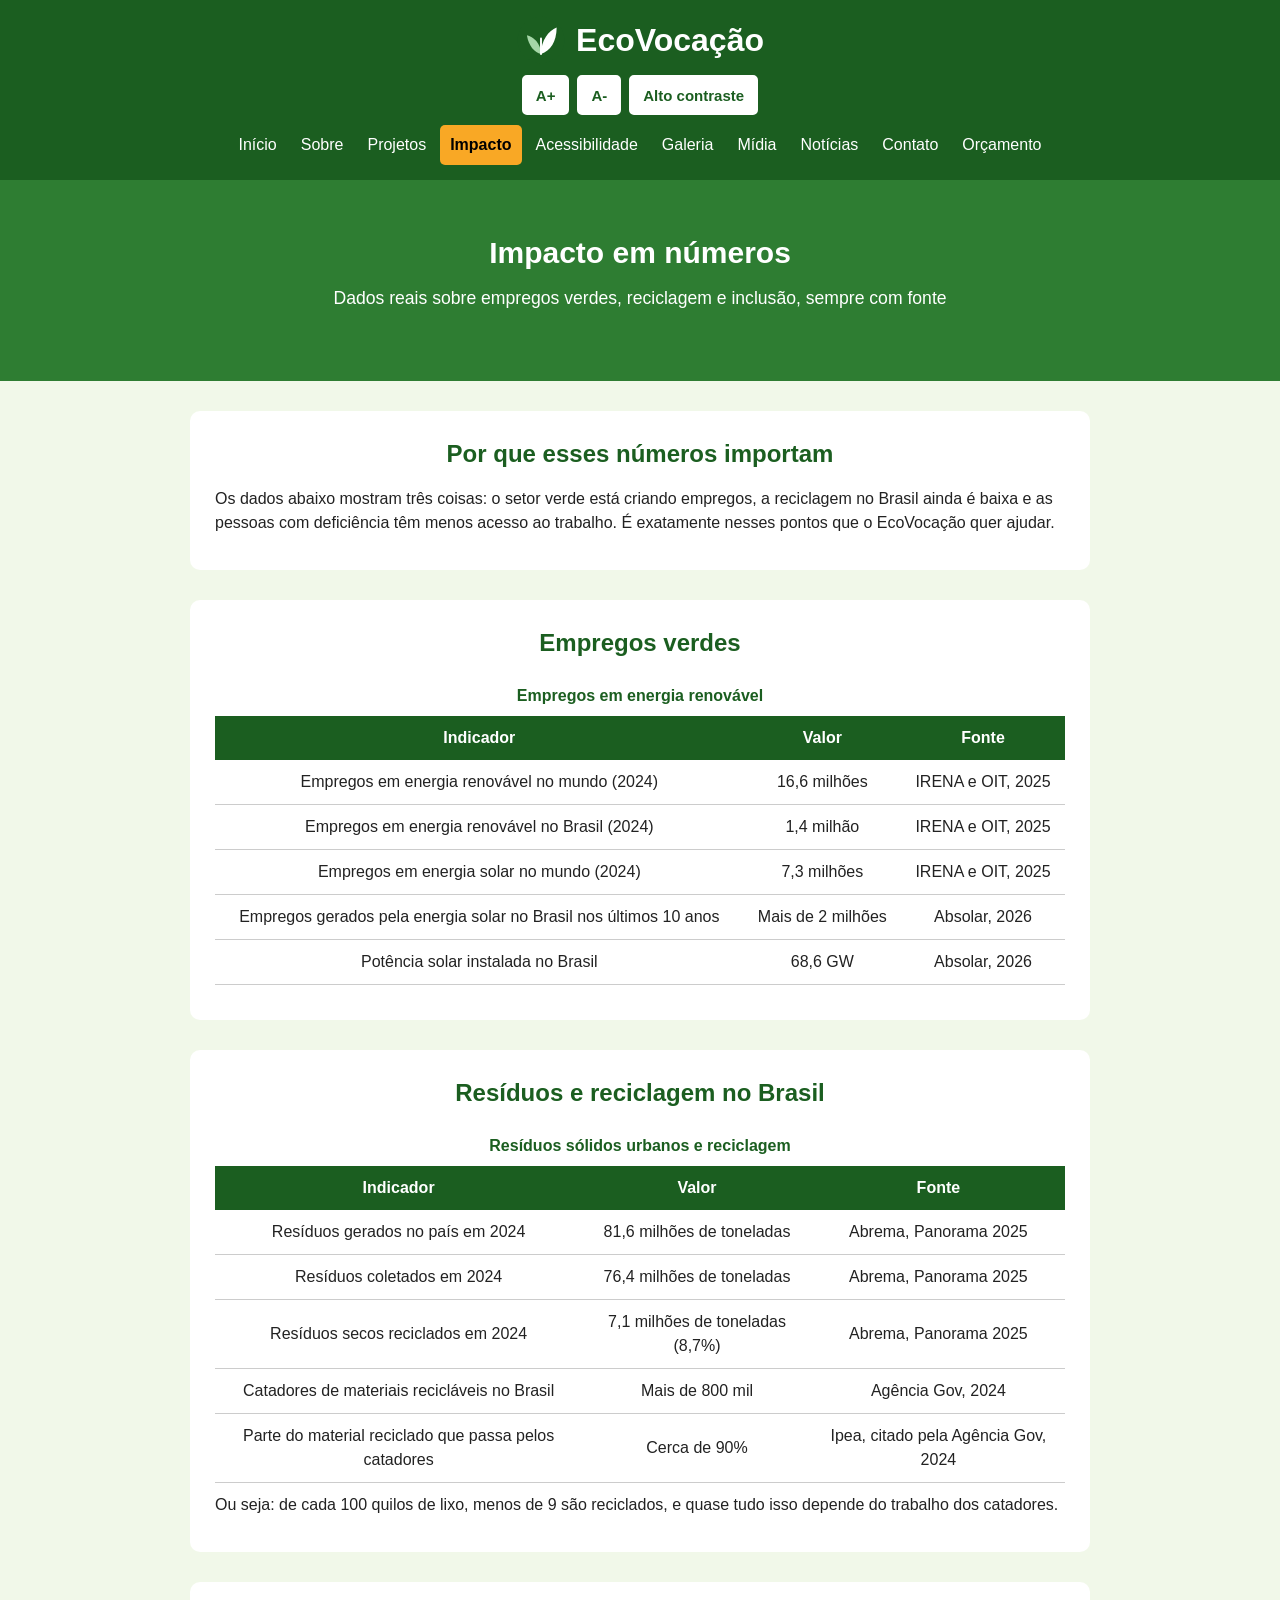
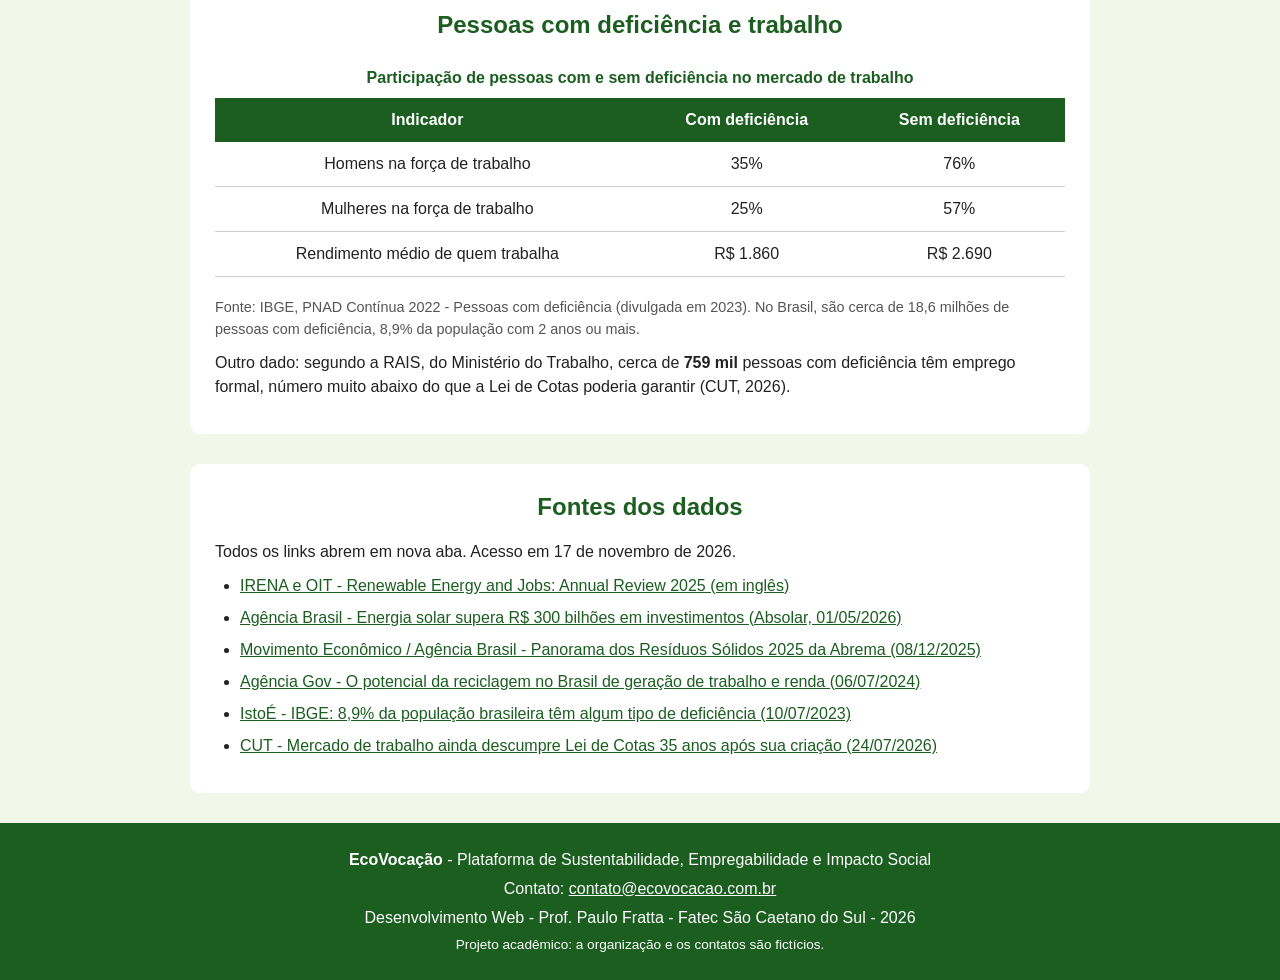
<file: impacto.html>
<!DOCTYPE html>
<html lang="pt-BR">
<head>
    <meta charset="UTF-8">
    <meta name="viewport" content="width=device-width, initial-scale=1.0">
    <meta name="description" content="Dados com fonte sobre empregos verdes, reciclagem e pessoas com deficiência no mercado de trabalho.">
    <title>Impacto - EcoVocação</title>
    <link rel="icon" href="img/logo.svg" type="image/svg+xml">
    <link rel="stylesheet" href="css/style.css">
</head>
<body>

    <!-- link pra pular o menu (ajuda quem usa teclado ou leitor de tela) -->
    <a href="#conteudo" class="pular">Pular para o conteúdo principal</a>

    <!-- topo do site com logo e menu -->
    <header>
        <div class="logo">
            <img src="img/logo.svg" alt="Logo do EcoVocação: duas folhas verdes dentro de um círculo" width="50" height="50">
            <h1>EcoVocação</h1>
        </div>

        <!-- botoes de acessibilidade (funcionam com o js/script.js) -->
        <div class="barra-acessibilidade" role="group" aria-label="Opções de acessibilidade">
            <button type="button" id="btnAumentar" aria-label="Aumentar o tamanho da letra">A+</button>
            <button type="button" id="btnDiminuir" aria-label="Diminuir o tamanho da letra">A-</button>
            <button type="button" id="btnContraste" aria-pressed="false">Alto contraste</button>
        </div>

        <nav aria-label="Menu principal">
            <ul>
                <li><a href="index.html">Início</a></li>
                <li><a href="sobre.html">Sobre</a></li>
                <li><a href="projetos.html">Projetos</a></li>
                <li><a href="impacto.html" aria-current="page">Impacto</a></li>
                <li><a href="acessibilidade.html">Acessibilidade</a></li>
                <li><a href="galeria.html">Galeria</a></li>
                <li><a href="midia.html">Mídia</a></li>
                <li><a href="noticias.html">Notícias</a></li>
                <li><a href="contato.html">Contato</a></li>
                <li><a href="orcamento_hospedagem.html">Orçamento</a></li>
            </ul>
        </nav>
    </header>

    <main id="conteudo">

        <!-- banner da pagina -->
        <section class="banner">
            <h2>Impacto em números</h2>
            <p>Dados reais sobre empregos verdes, reciclagem e inclusão, sempre com fonte</p>
        </section>

        <!-- introducao -->
        <section class="caixa-texto">
            <h2>Por que esses números importam</h2>
            <p>Os dados abaixo mostram três coisas: o setor verde está criando empregos, a reciclagem no Brasil ainda é baixa e as pessoas com deficiência têm menos acesso ao trabalho. É exatamente nesses pontos que o EcoVocação quer ajudar.</p>
        </section>

        <!-- tabela 1 empregos verdes -->
        <section class="caixa-texto">
            <h2>Empregos verdes</h2>
            <div class="tabela-rolagem">
                <table>
                    <caption>Empregos em energia renovável</caption>
                    <thead>
                        <tr>
                            <th scope="col">Indicador</th>
                            <th scope="col">Valor</th>
                            <th scope="col">Fonte</th>
                        </tr>
                    </thead>
                    <tbody>
                        <tr>
                            <td>Empregos em energia renovável no mundo (2024)</td>
                            <td>16,6 milhões</td>
                            <td>IRENA e OIT, 2025</td>
                        </tr>
                        <tr>
                            <td>Empregos em energia renovável no Brasil (2024)</td>
                            <td>1,4 milhão</td>
                            <td>IRENA e OIT, 2025</td>
                        </tr>
                        <tr>
                            <td>Empregos em energia solar no mundo (2024)</td>
                            <td>7,3 milhões</td>
                            <td>IRENA e OIT, 2025</td>
                        </tr>
                        <tr>
                            <td>Empregos gerados pela energia solar no Brasil nos últimos 10 anos</td>
                            <td>Mais de 2 milhões</td>
                            <td>Absolar, 2026</td>
                        </tr>
                        <tr>
                            <td>Potência solar instalada no Brasil</td>
                            <td>68,6 GW</td>
                            <td>Absolar, 2026</td>
                        </tr>
                    </tbody>
                </table>
            </div>
        </section>

        <!-- tabela 2 reciclagem -->
        <section class="caixa-texto">
            <h2>Resíduos e reciclagem no Brasil</h2>
            <div class="tabela-rolagem">
                <table>
                    <caption>Resíduos sólidos urbanos e reciclagem</caption>
                    <thead>
                        <tr>
                            <th scope="col">Indicador</th>
                            <th scope="col">Valor</th>
                            <th scope="col">Fonte</th>
                        </tr>
                    </thead>
                    <tbody>
                        <tr>
                            <td>Resíduos gerados no país em 2024</td>
                            <td>81,6 milhões de toneladas</td>
                            <td>Abrema, Panorama 2025</td>
                        </tr>
                        <tr>
                            <td>Resíduos coletados em 2024</td>
                            <td>76,4 milhões de toneladas</td>
                            <td>Abrema, Panorama 2025</td>
                        </tr>
                        <tr>
                            <td>Resíduos secos reciclados em 2024</td>
                            <td>7,1 milhões de toneladas (8,7%)</td>
                            <td>Abrema, Panorama 2025</td>
                        </tr>
                        <tr>
                            <td>Catadores de materiais recicláveis no Brasil</td>
                            <td>Mais de 800 mil</td>
                            <td>Agência Gov, 2024</td>
                        </tr>
                        <tr>
                            <td>Parte do material reciclado que passa pelos catadores</td>
                            <td>Cerca de 90%</td>
                            <td>Ipea, citado pela Agência Gov, 2024</td>
                        </tr>
                    </tbody>
                </table>
            </div>
            <p>Ou seja: de cada 100 quilos de lixo, menos de 9 são reciclados, e quase tudo isso depende do trabalho dos catadores.</p>
        </section>

        <!-- tabela 3 pcd -->
        <section class="caixa-texto">
            <h2>Pessoas com deficiência e trabalho</h2>
            <div class="tabela-rolagem">
                <table>
                    <caption>Participação de pessoas com e sem deficiência no mercado de trabalho</caption>
                    <thead>
                        <tr>
                            <th scope="col">Indicador</th>
                            <th scope="col">Com deficiência</th>
                            <th scope="col">Sem deficiência</th>
                        </tr>
                    </thead>
                    <tbody>
                        <tr>
                            <td>Homens na força de trabalho</td>
                            <td>35%</td>
                            <td>76%</td>
                        </tr>
                        <tr>
                            <td>Mulheres na força de trabalho</td>
                            <td>25%</td>
                            <td>57%</td>
                        </tr>
                        <tr>
                            <td>Rendimento médio de quem trabalha</td>
                            <td>R$ 1.860</td>
                            <td>R$ 2.690</td>
                        </tr>
                    </tbody>
                </table>
            </div>
            <p class="obs">Fonte: IBGE, PNAD Contínua 2022 - Pessoas com deficiência (divulgada em 2023). No Brasil, são cerca de 18,6 milhões de pessoas com deficiência, 8,9% da população com 2 anos ou mais.</p>
            <p>Outro dado: segundo a RAIS, do Ministério do Trabalho, cerca de <b>759 mil</b> pessoas com deficiência têm emprego formal, número muito abaixo do que a Lei de Cotas poderia garantir (CUT, 2026).</p>
        </section>

        <!-- lista de fontes -->
        <section class="caixa-texto">
            <h2>Fontes dos dados</h2>
            <p>Todos os links abrem em nova aba. Acesso em 17 de novembro de 2026.</p>
            <ul class="lista-fontes">
                <li><a href="https://www.ilo.org/publications/renewable-energy-and-jobs-annual-review-2025" target="_blank" rel="noopener">IRENA e OIT - Renewable Energy and Jobs: Annual Review 2025 (em inglês)</a></li>
                <li><a href="https://agenciabrasil.ebc.com.br/economia/noticia/2026-05/energia-solar-supera-r-300-bilhoes-em-investimentos" target="_blank" rel="noopener">Agência Brasil - Energia solar supera R$ 300 bilhões em investimentos (Absolar, 01/05/2026)</a></li>
                <li><a href="https://movimentoeconomico.com.br/meio-ambiente/2025/12/08/producao-de-residuos-cresce-em-2024-e-destinacao-adequada-melhora/" target="_blank" rel="noopener">Movimento Econômico / Agência Brasil - Panorama dos Resíduos Sólidos 2025 da Abrema (08/12/2025)</a></li>
                <li><a href="https://agenciagov.ebc.com.br/noticias/202407/o-potencial-da-reciclagem-no-brasil-de-geracao-de-trabalho-e-renda" target="_blank" rel="noopener">Agência Gov - O potencial da reciclagem no Brasil de geração de trabalho e renda (06/07/2024)</a></li>
                <li><a href="https://istoe.com.br/ibge-89-da-populacao-brasileira-tem-algum-tipo-de-deficiencia" target="_blank" rel="noopener">IstoÉ - IBGE: 8,9% da população brasileira têm algum tipo de deficiência (10/07/2023)</a></li>
                <li><a href="https://www.cut.org.br/noticias/mercado-de-trabalho-ainda-descumpre-lei-de-cotas-35-anos-apos-sua-criacao-6127" target="_blank" rel="noopener">CUT - Mercado de trabalho ainda descumpre Lei de Cotas 35 anos após sua criação (24/07/2026)</a></li>
            </ul>
        </section>

    </main>

    <!-- rodape -->
    <footer>
        <p><b>EcoVocação</b> - Plataforma de Sustentabilidade, Empregabilidade e Impacto Social</p>
        <p>Contato: <a href="mailto:contato@ecovocacao.com.br">contato@ecovocacao.com.br</a></p>
        <p>Desenvolvimento Web - Prof. Paulo Fratta - Fatec São Caetano do Sul - 2026</p>
        <p class="obs-rodape">Projeto acadêmico: a organização e os contatos são fictícios.</p>
    </footer>

    <script src="js/script.js"></script>
</body>
</html>
</file>
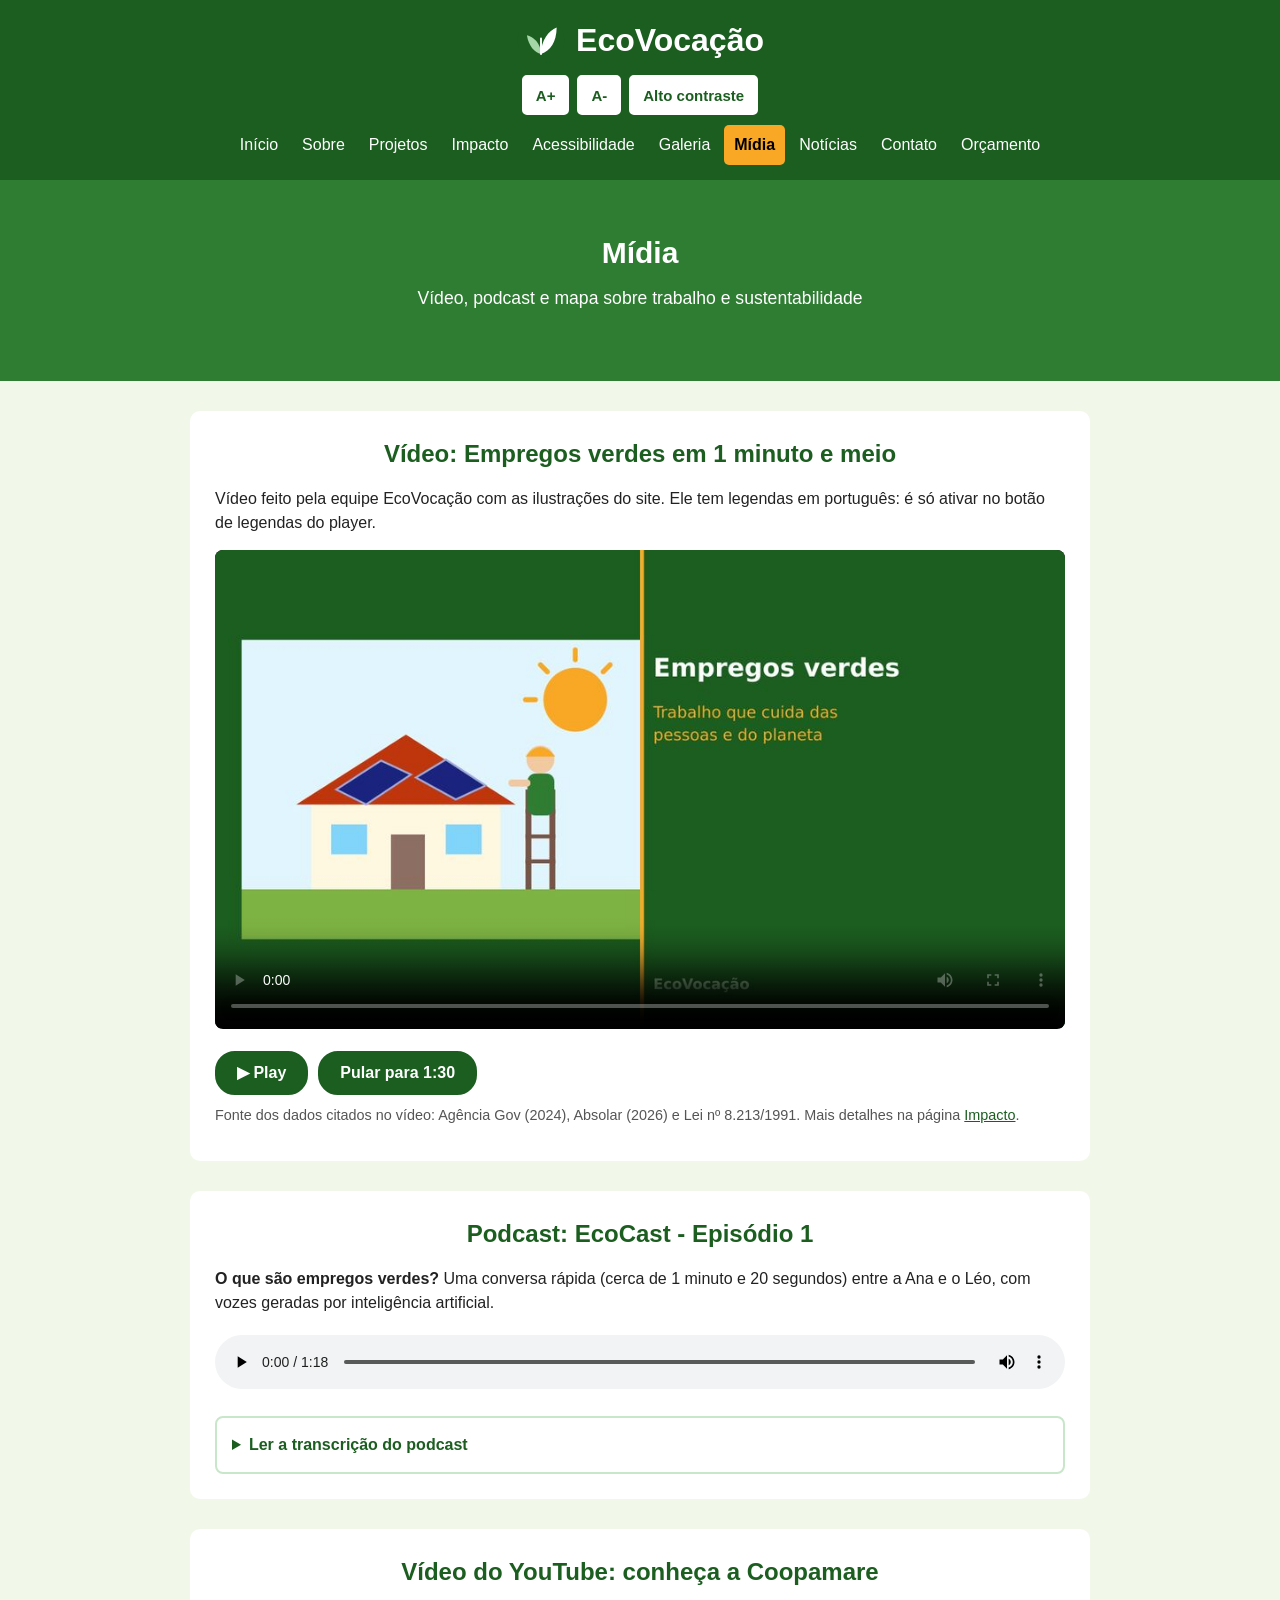
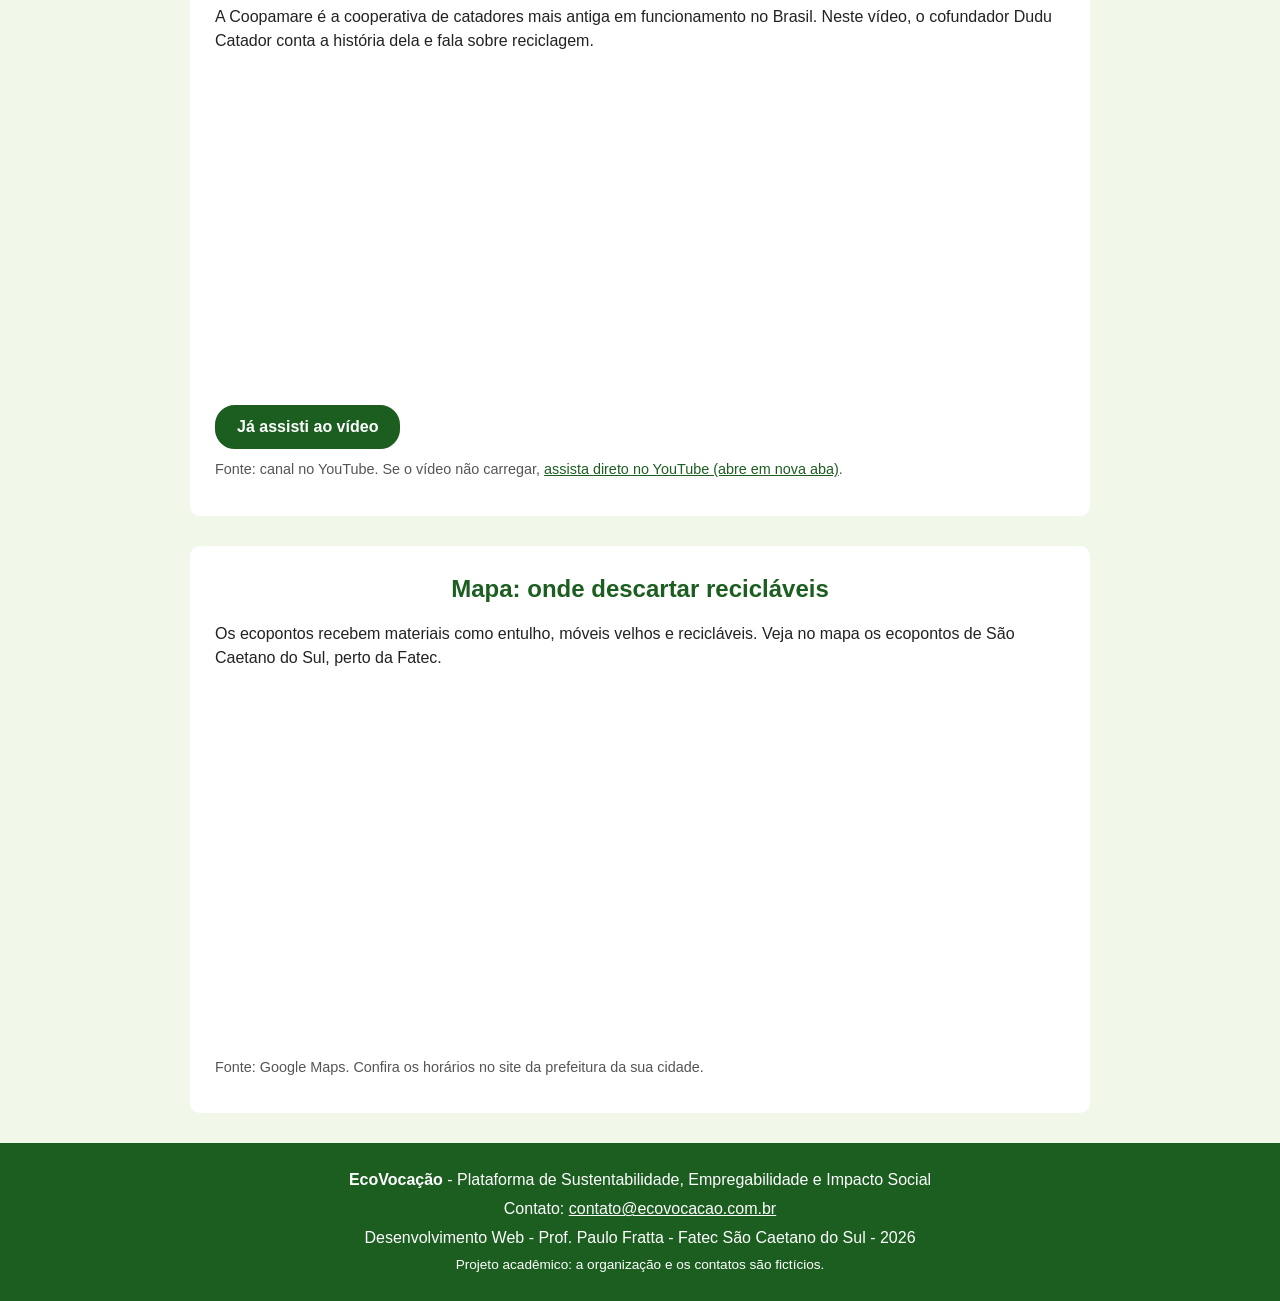
<file: midia.html>
<!DOCTYPE html>
<html lang="pt-BR">
<head>
    <meta charset="UTF-8">
    <meta name="viewport" content="width=device-width, initial-scale=1.0">
    <meta name="description" content="Vídeo com legendas, podcast com transcrição e mapa sobre trabalho e sustentabilidade.">
    <title>Mídia - EcoVocação</title>
    <link rel="icon" href="img/logo.svg" type="image/svg+xml">
    <link rel="stylesheet" href="css/style.css">
</head>
<body>

    <!-- link pra pular o menu (ajuda quem usa teclado ou leitor de tela) -->
    <a href="#conteudo" class="pular">Pular para o conteúdo principal</a>

    <!-- topo do site com logo e menu -->
    <header>
        <div class="logo">
            <img src="img/logo.svg" alt="Logo do EcoVocação: duas folhas verdes dentro de um círculo" width="50" height="50">
            <h1>EcoVocação</h1>
        </div>

        <!-- botoes de acessibilidade (funcionam com o js/script.js) -->
        <div class="barra-acessibilidade" role="group" aria-label="Opções de acessibilidade">
            <button type="button" id="btnAumentar" aria-label="Aumentar o tamanho da letra">A+</button>
            <button type="button" id="btnDiminuir" aria-label="Diminuir o tamanho da letra">A-</button>
            <button type="button" id="btnContraste" aria-pressed="false">Alto contraste</button>
        </div>

        <nav aria-label="Menu principal">
            <ul>
                <li><a href="index.html">Início</a></li>
                <li><a href="sobre.html">Sobre</a></li>
                <li><a href="projetos.html">Projetos</a></li>
                <li><a href="impacto.html">Impacto</a></li>
                <li><a href="acessibilidade.html">Acessibilidade</a></li>
                <li><a href="galeria.html">Galeria</a></li>
                <li><a href="midia.html" aria-current="page">Mídia</a></li>
                <li><a href="noticias.html">Notícias</a></li>
                <li><a href="contato.html">Contato</a></li>
                <li><a href="orcamento_hospedagem.html">Orçamento</a></li>
            </ul>
        </nav>
    </header>

    <main id="conteudo">

        <!-- banner da pagina -->
        <section class="banner">
            <h2>Mídia</h2>
            <p>Vídeo, podcast e mapa sobre trabalho e sustentabilidade</p>
        </section>

        <!-- video proprio -->
        <section class="caixa-texto">
            <h2>Vídeo: Empregos verdes em 1 minuto e meio</h2>
            <p>Vídeo feito pela equipe EcoVocação com as ilustrações do site. Ele tem legendas em português: é só ativar no botão de legendas do player.</p>
            <div class="midia-box">
                <video id="videoEco" controls poster="img/poster-video.jpg" width="960" height="540" preload="metadata">
                    <source src="midia/video-empregos-verdes.mp4" type="video/mp4">
                    <track src="midia/legendas-video.vtt" kind="captions" srclang="pt-BR" label="Português">
                    Seu navegador não consegue mostrar o vídeo. <a href="midia/video-empregos-verdes.mp4">Baixe o vídeo aqui</a>.
                </video>
            </div>
            <!-- botoes que controlam o video com javascript -->
            <div class="botoes-midia">
                <button type="button" id="btnPlayPause" class="botao-acao">▶ Play</button>
                <button type="button" id="btnPular" class="botao-acao">Pular para 1:30</button>
            </div>
            <p class="obs">Fonte dos dados citados no vídeo: Agência Gov (2024), Absolar (2026) e Lei nº 8.213/1991. Mais detalhes na página <a href="impacto.html">Impacto</a>.</p>
        </section>

        <!-- podcast -->
        <section class="caixa-texto">
            <h2>Podcast: EcoCast - Episódio 1</h2>
            <p><b>O que são empregos verdes?</b> Uma conversa rápida (cerca de 1 minuto e 20 segundos) entre a Ana e o Léo, com vozes geradas por inteligência artificial.</p>
            <audio id="audioEco" controls preload="metadata">
                <source src="midia/podcast-ecocast-ep1.mp3" type="audio/mpeg">
                Seu navegador não consegue tocar o áudio. <a href="midia/podcast-ecocast-ep1.mp3">Baixe o áudio aqui</a>.
            </audio>

            <!-- transcricao pra quem nao escuta -->
            <details class="transcricao">
                <summary>Ler a transcrição do podcast</summary>
                <p><b>Ana:</b> Olá! Bem-vindos ao EcoCast, o podcast do EcoVocação. Eu sou a Ana.</p>
                <p><b>Léo:</b> E eu sou o Léo. Hoje a pergunta é: o que são empregos verdes?</p>
                <p><b>Ana:</b> Empregos verdes são trabalhos que ajudam a diminuir o impacto no meio ambiente. Por exemplo: reciclagem, energia solar, energia eólica e agricultura sustentável.</p>
                <p><b>Léo:</b> E não é só para engenheiro, né?</p>
                <p><b>Ana:</b> Não! Tem vaga para instalador de painel solar, técnico de manutenção, educador ambiental e muito mais. Muitas dessas profissões pedem um curso técnico ou de qualificação.</p>
                <p><b>Léo:</b> E os catadores de materiais recicláveis também fazem parte disso.</p>
                <p><b>Ana:</b> Com certeza. São mais de oitocentas mil pessoas no Brasil. Quando eles se organizam em cooperativas, a renda e as condições de trabalho melhoram.</p>
                <p><b>Léo:</b> Outra coisa importante é a inclusão. Pessoas com deficiência ainda têm muito menos oportunidades no mercado de trabalho.</p>
                <p><b>Ana:</b> É verdade. A Lei de Cotas existe desde 1991, mas muitas empresas ainda não cumprem. Por isso o EcoVocação dá prioridade para a acessibilidade.</p>
                <p><b>Léo:</b> E o que quem está ouvindo pode fazer hoje?</p>
                <p><b>Ana:</b> Três coisas: separar o lixo reciclável em casa, valorizar o trabalho dos catadores e procurar cursos na área de sustentabilidade.</p>
                <p><b>Léo:</b> Ótimo! Esse foi o EcoCast. Até o próximo episódio!</p>
            </details>
        </section>

        <!-- video do youtube (atividade da aula 10) -->
        <section class="caixa-texto">
            <h2>Vídeo do YouTube: conheça a Coopamare</h2>
            <p>A Coopamare é a cooperativa de catadores mais antiga em funcionamento no Brasil. Neste vídeo, o cofundador Dudu Catador conta a história dela e fala sobre reciclagem.</p>
            <div class="midia-box">
                <iframe width="560" height="315" src="https://www.youtube.com/embed/Y6wcofZcw8Y" title="Vídeo do YouTube: Conheça a Coopamare, seu cofundador Dudu Catador e saiba mais sobre a reciclagem" allow="accelerometer; clipboard-write; encrypted-media; gyroscope; picture-in-picture" referrerpolicy="strict-origin-when-cross-origin" allowfullscreen></iframe>
            </div>
            <div class="botoes-midia">
                <button type="button" id="btnAssisti" class="botao-acao">Já assisti ao vídeo</button>
            </div>
            <p class="obs">Fonte: canal no YouTube. Se o vídeo não carregar, <a href="https://www.youtube.com/watch?v=Y6wcofZcw8Y" target="_blank" rel="noopener">assista direto no YouTube (abre em nova aba)</a>.</p>
        </section>

        <!-- mapa com iframe -->
        <section class="caixa-texto">
            <h2>Mapa: onde descartar recicláveis</h2>
            <p>Os ecopontos recebem materiais como entulho, móveis velhos e recicláveis. Veja no mapa os ecopontos de São Caetano do Sul, perto da Fatec.</p>
            <div class="midia-box">
                <iframe width="560" height="350" src="https://maps.google.com/maps?q=ecoponto%20S%C3%A3o%20Caetano%20do%20Sul&amp;output=embed" title="Mapa do Google com ecopontos em São Caetano do Sul" loading="lazy"></iframe>
            </div>
            <p class="obs">Fonte: Google Maps. Confira os horários no site da prefeitura da sua cidade.</p>
        </section>

    </main>

    <!-- rodape -->
    <footer>
        <p><b>EcoVocação</b> - Plataforma de Sustentabilidade, Empregabilidade e Impacto Social</p>
        <p>Contato: <a href="mailto:contato@ecovocacao.com.br">contato@ecovocacao.com.br</a></p>
        <p>Desenvolvimento Web - Prof. Paulo Fratta - Fatec São Caetano do Sul - 2026</p>
        <p class="obs-rodape">Projeto acadêmico: a organização e os contatos são fictícios.</p>
    </footer>

    <script src="js/script.js"></script>
</body>
</html>
</file>
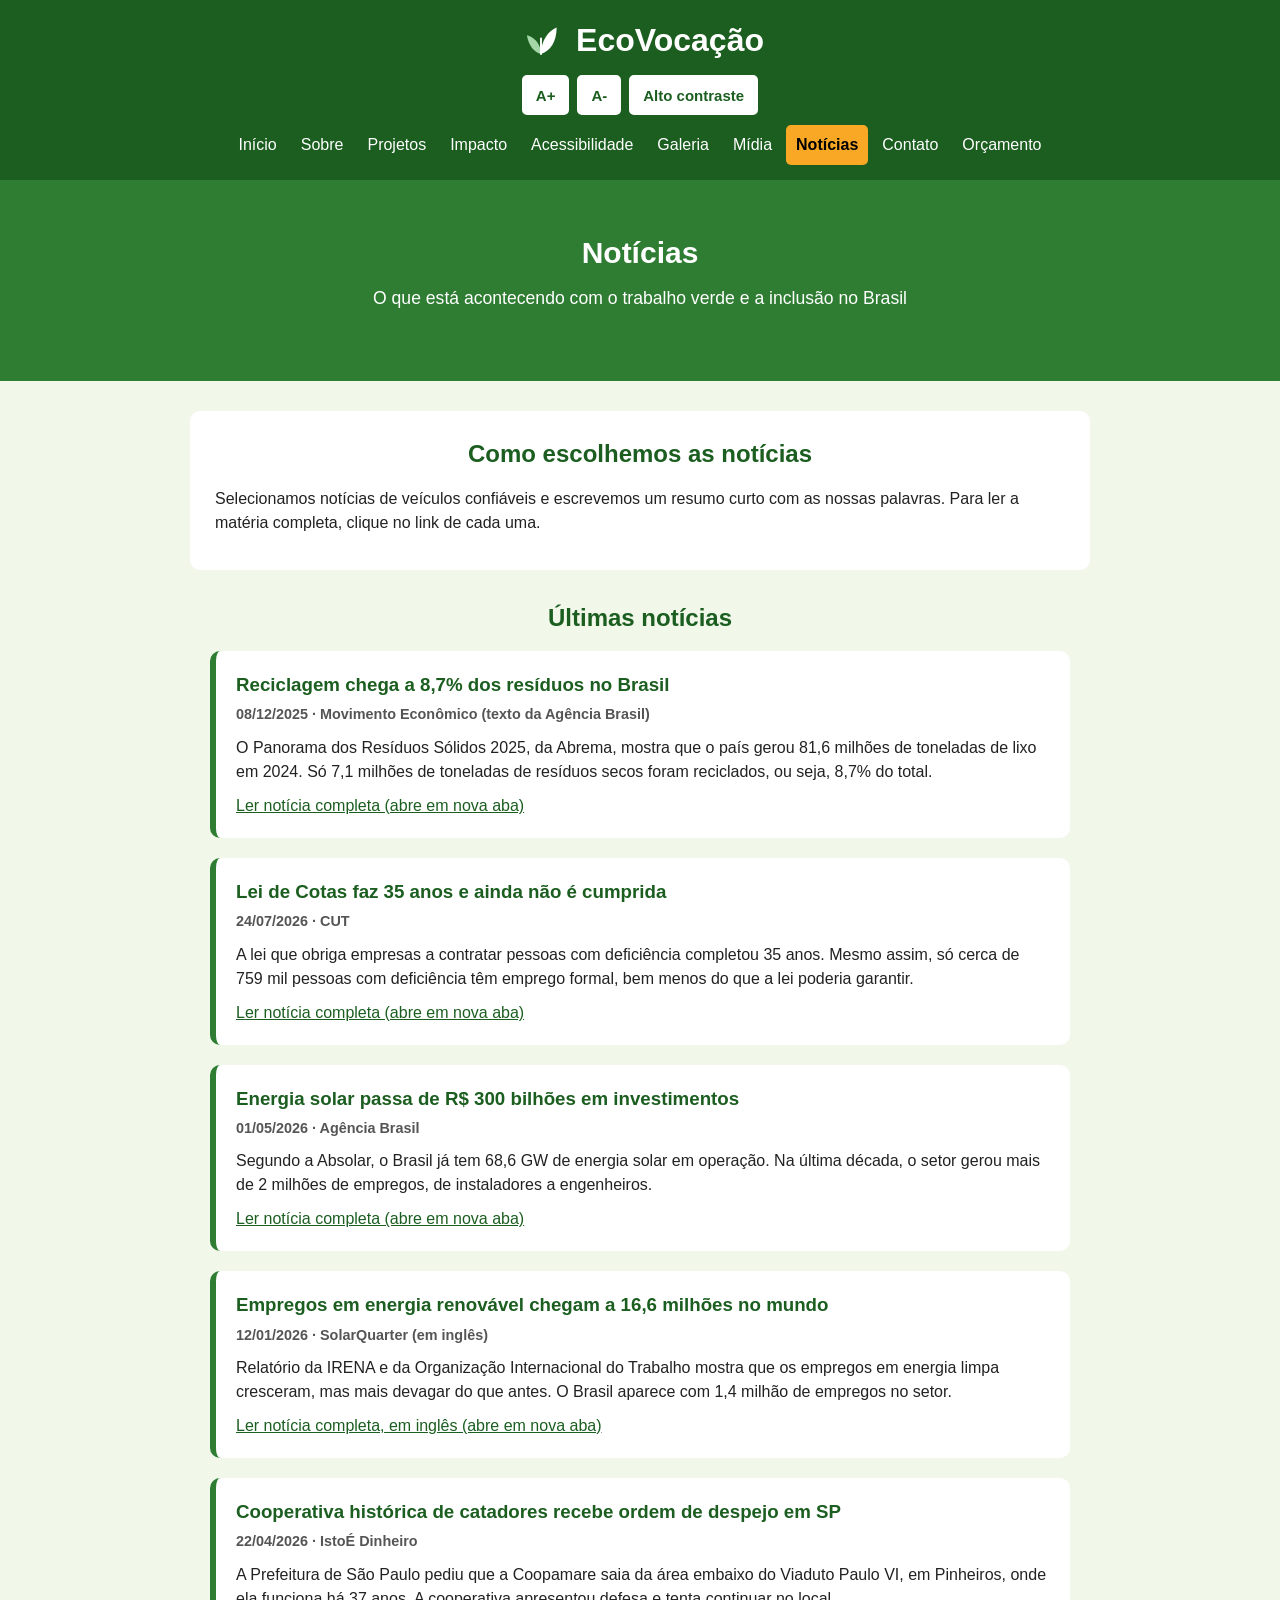
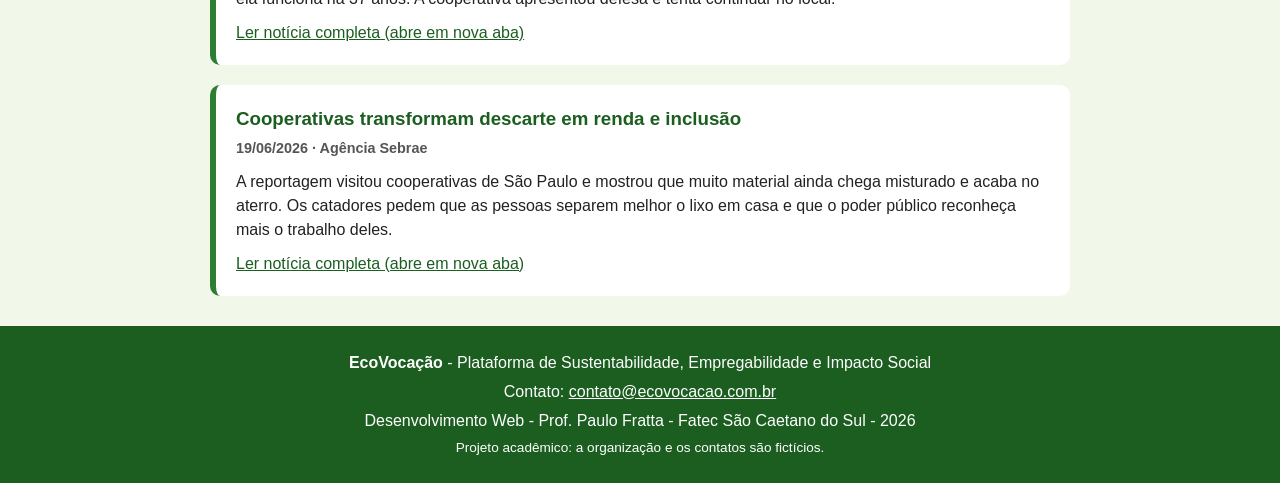
<file: noticias.html>
<!DOCTYPE html>
<html lang="pt-BR">
<head>
    <meta charset="UTF-8">
    <meta name="viewport" content="width=device-width, initial-scale=1.0">
    <meta name="description" content="Notícias sobre empregos verdes, reciclagem e inclusão de pessoas com deficiência.">
    <title>Notícias - EcoVocação</title>
    <link rel="icon" href="img/logo.svg" type="image/svg+xml">
    <link rel="stylesheet" href="css/style.css">
</head>
<body>

    <!-- link pra pular o menu (ajuda quem usa teclado ou leitor de tela) -->
    <a href="#conteudo" class="pular">Pular para o conteúdo principal</a>

    <!-- topo do site com logo e menu -->
    <header>
        <div class="logo">
            <img src="img/logo.svg" alt="Logo do EcoVocação: duas folhas verdes dentro de um círculo" width="50" height="50">
            <h1>EcoVocação</h1>
        </div>

        <!-- botoes de acessibilidade (funcionam com o js/script.js) -->
        <div class="barra-acessibilidade" role="group" aria-label="Opções de acessibilidade">
            <button type="button" id="btnAumentar" aria-label="Aumentar o tamanho da letra">A+</button>
            <button type="button" id="btnDiminuir" aria-label="Diminuir o tamanho da letra">A-</button>
            <button type="button" id="btnContraste" aria-pressed="false">Alto contraste</button>
        </div>

        <nav aria-label="Menu principal">
            <ul>
                <li><a href="index.html">Início</a></li>
                <li><a href="sobre.html">Sobre</a></li>
                <li><a href="projetos.html">Projetos</a></li>
                <li><a href="impacto.html">Impacto</a></li>
                <li><a href="acessibilidade.html">Acessibilidade</a></li>
                <li><a href="galeria.html">Galeria</a></li>
                <li><a href="midia.html">Mídia</a></li>
                <li><a href="noticias.html" aria-current="page">Notícias</a></li>
                <li><a href="contato.html">Contato</a></li>
                <li><a href="orcamento_hospedagem.html">Orçamento</a></li>
            </ul>
        </nav>
    </header>

    <main id="conteudo">

        <!-- banner da pagina -->
        <section class="banner">
            <h2>Notícias</h2>
            <p>O que está acontecendo com o trabalho verde e a inclusão no Brasil</p>
        </section>

        <!-- explicacao -->
        <section class="caixa-texto">
            <h2>Como escolhemos as notícias</h2>
            <p>Selecionamos notícias de veículos confiáveis e escrevemos um resumo curto com as nossas palavras. Para ler a matéria completa, clique no link de cada uma.</p>
        </section>

        <!-- lista de noticias -->
        <section class="temas">
            <h2>Últimas notícias</h2>
            <div class="noticias">
                <article class="noticia">
                    <h3>Reciclagem chega a 8,7% dos resíduos no Brasil</h3>
                    <p class="noticia-info">08/12/2025 · Movimento Econômico (texto da Agência Brasil)</p>
                    <p>O Panorama dos Resíduos Sólidos 2025, da Abrema, mostra que o país gerou 81,6 milhões de toneladas de lixo em 2024. Só 7,1 milhões de toneladas de resíduos secos foram reciclados, ou seja, 8,7% do total.</p>
                    <a href="https://movimentoeconomico.com.br/meio-ambiente/2025/12/08/producao-de-residuos-cresce-em-2024-e-destinacao-adequada-melhora/" target="_blank" rel="noopener">Ler notícia completa (abre em nova aba)</a>
                </article>
                <article class="noticia">
                    <h3>Lei de Cotas faz 35 anos e ainda não é cumprida</h3>
                    <p class="noticia-info">24/07/2026 · CUT</p>
                    <p>A lei que obriga empresas a contratar pessoas com deficiência completou 35 anos. Mesmo assim, só cerca de 759 mil pessoas com deficiência têm emprego formal, bem menos do que a lei poderia garantir.</p>
                    <a href="https://www.cut.org.br/noticias/mercado-de-trabalho-ainda-descumpre-lei-de-cotas-35-anos-apos-sua-criacao-6127" target="_blank" rel="noopener">Ler notícia completa (abre em nova aba)</a>
                </article>
                <article class="noticia">
                    <h3>Energia solar passa de R$ 300 bilhões em investimentos</h3>
                    <p class="noticia-info">01/05/2026 · Agência Brasil</p>
                    <p>Segundo a Absolar, o Brasil já tem 68,6 GW de energia solar em operação. Na última década, o setor gerou mais de 2 milhões de empregos, de instaladores a engenheiros.</p>
                    <a href="https://agenciabrasil.ebc.com.br/economia/noticia/2026-05/energia-solar-supera-r-300-bilhoes-em-investimentos" target="_blank" rel="noopener">Ler notícia completa (abre em nova aba)</a>
                </article>
                <article class="noticia">
                    <h3>Empregos em energia renovável chegam a 16,6 milhões no mundo</h3>
                    <p class="noticia-info">12/01/2026 · SolarQuarter (em inglês)</p>
                    <p>Relatório da IRENA e da Organização Internacional do Trabalho mostra que os empregos em energia limpa cresceram, mas mais devagar do que antes. O Brasil aparece com 1,4 milhão de empregos no setor.</p>
                    <a href="https://solarquarter.com/2026/01/12/irena-reports-uneven-global-job-growth-as-renewable-energy-employment-reaches-16-6-million-in-2024-despite-peak-capacity-additions/" target="_blank" rel="noopener">Ler notícia completa, em inglês (abre em nova aba)</a>
                </article>
                <article class="noticia">
                    <h3>Cooperativa histórica de catadores recebe ordem de despejo em SP</h3>
                    <p class="noticia-info">22/04/2026 · IstoÉ Dinheiro</p>
                    <p>A Prefeitura de São Paulo pediu que a Coopamare saia da área embaixo do Viaduto Paulo VI, em Pinheiros, onde ela funciona há 37 anos. A cooperativa apresentou defesa e tenta continuar no local.</p>
                    <a href="https://istoedinheiro.com.br/cooperativa-historica-de-catadores-recebe-ordem-de-despejo-em-sp" target="_blank" rel="noopener">Ler notícia completa (abre em nova aba)</a>
                </article>
                <article class="noticia">
                    <h3>Cooperativas transformam descarte em renda e inclusão</h3>
                    <p class="noticia-info">19/06/2026 · Agência Sebrae</p>
                    <p>A reportagem visitou cooperativas de São Paulo e mostrou que muito material ainda chega misturado e acaba no aterro. Os catadores pedem que as pessoas separem melhor o lixo em casa e que o poder público reconheça mais o trabalho deles.</p>
                    <a href="https://agenciasebrae.com.br/cultura-empreendedora/cooperativas-transformam-descarte-em-renda-e-inclusao-mas-cobram-reconhecimento-do-poder-publico-e-da-sociedade/" target="_blank" rel="noopener">Ler notícia completa (abre em nova aba)</a>
                </article>
            </div>
        </section>

    </main>

    <!-- rodape -->
    <footer>
        <p><b>EcoVocação</b> - Plataforma de Sustentabilidade, Empregabilidade e Impacto Social</p>
        <p>Contato: <a href="mailto:contato@ecovocacao.com.br">contato@ecovocacao.com.br</a></p>
        <p>Desenvolvimento Web - Prof. Paulo Fratta - Fatec São Caetano do Sul - 2026</p>
        <p class="obs-rodape">Projeto acadêmico: a organização e os contatos são fictícios.</p>
    </footer>

    <script src="js/script.js"></script>
</body>
</html>
</file>
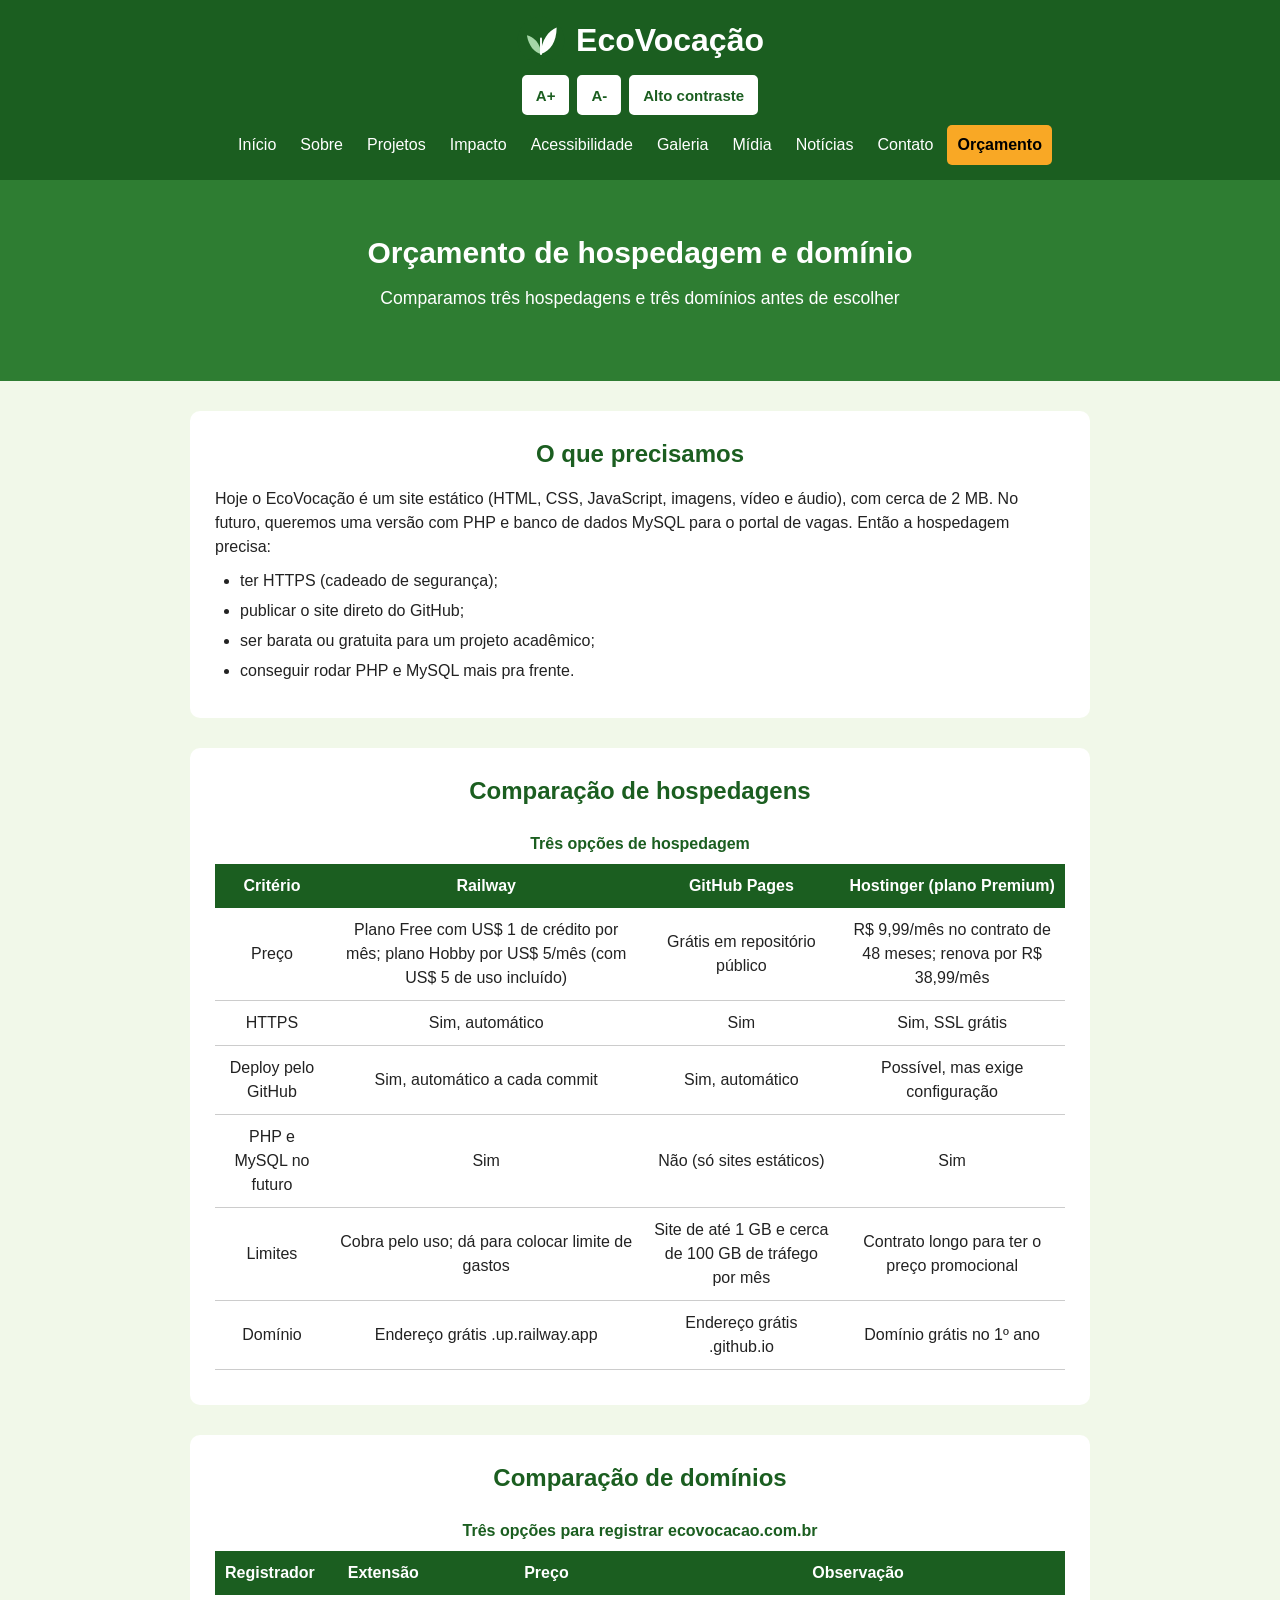
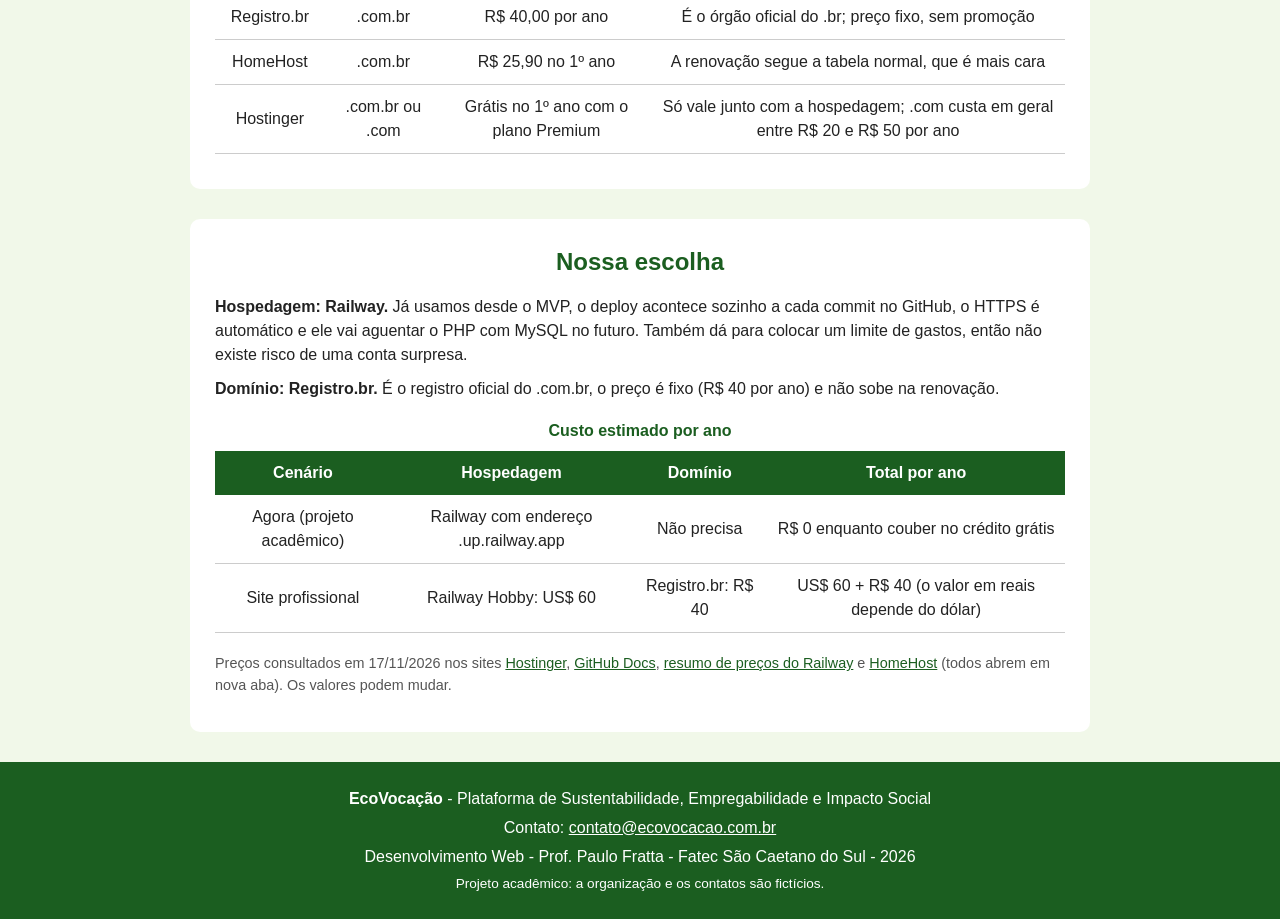
<file: orcamento_hospedagem.html>
<!DOCTYPE html>
<html lang="pt-BR">
<head>
    <meta charset="UTF-8">
    <meta name="viewport" content="width=device-width, initial-scale=1.0">
    <meta name="description" content="Comparação de três hospedagens e três domínios para o site EcoVocação.">
    <title>Orçamento de Hospedagem - EcoVocação</title>
    <link rel="icon" href="img/logo.svg" type="image/svg+xml">
    <link rel="stylesheet" href="css/style.css">
</head>
<body>

    <!-- link pra pular o menu (ajuda quem usa teclado ou leitor de tela) -->
    <a href="#conteudo" class="pular">Pular para o conteúdo principal</a>

    <!-- topo do site com logo e menu -->
    <header>
        <div class="logo">
            <img src="img/logo.svg" alt="Logo do EcoVocação: duas folhas verdes dentro de um círculo" width="50" height="50">
            <h1>EcoVocação</h1>
        </div>

        <!-- botoes de acessibilidade (funcionam com o js/script.js) -->
        <div class="barra-acessibilidade" role="group" aria-label="Opções de acessibilidade">
            <button type="button" id="btnAumentar" aria-label="Aumentar o tamanho da letra">A+</button>
            <button type="button" id="btnDiminuir" aria-label="Diminuir o tamanho da letra">A-</button>
            <button type="button" id="btnContraste" aria-pressed="false">Alto contraste</button>
        </div>

        <nav aria-label="Menu principal">
            <ul>
                <li><a href="index.html">Início</a></li>
                <li><a href="sobre.html">Sobre</a></li>
                <li><a href="projetos.html">Projetos</a></li>
                <li><a href="impacto.html">Impacto</a></li>
                <li><a href="acessibilidade.html">Acessibilidade</a></li>
                <li><a href="galeria.html">Galeria</a></li>
                <li><a href="midia.html">Mídia</a></li>
                <li><a href="noticias.html">Notícias</a></li>
                <li><a href="contato.html">Contato</a></li>
                <li><a href="orcamento_hospedagem.html" aria-current="page">Orçamento</a></li>
            </ul>
        </nav>
    </header>

    <main id="conteudo">

        <!-- banner da pagina -->
        <section class="banner">
            <h2>Orçamento de hospedagem e domínio</h2>
            <p>Comparamos três hospedagens e três domínios antes de escolher</p>
        </section>

        <!-- explicacao -->
        <section class="caixa-texto">
            <h2>O que precisamos</h2>
            <p>Hoje o EcoVocação é um site estático (HTML, CSS, JavaScript, imagens, vídeo e áudio), com cerca de 2 MB. No futuro, queremos uma versão com PHP e banco de dados MySQL para o portal de vagas. Então a hospedagem precisa:</p>
            <ul>
                <li>ter HTTPS (cadeado de segurança);</li>
                <li>publicar o site direto do GitHub;</li>
                <li>ser barata ou gratuita para um projeto acadêmico;</li>
                <li>conseguir rodar PHP e MySQL mais pra frente.</li>
            </ul>
        </section>

        <!-- tabela hospedagem -->
        <section class="caixa-texto">
            <h2>Comparação de hospedagens</h2>
            <div class="tabela-rolagem">
                <table>
                    <caption>Três opções de hospedagem</caption>
                    <thead>
                        <tr>
                            <th scope="col">Critério</th>
                            <th scope="col">Railway</th>
                            <th scope="col">GitHub Pages</th>
                            <th scope="col">Hostinger (plano Premium)</th>
                        </tr>
                    </thead>
                    <tbody>
                        <tr>
                            <td>Preço</td>
                            <td>Plano Free com US$ 1 de crédito por mês; plano Hobby por US$ 5/mês (com US$ 5 de uso incluído)</td>
                            <td>Grátis em repositório público</td>
                            <td>R$ 9,99/mês no contrato de 48 meses; renova por R$ 38,99/mês</td>
                        </tr>
                        <tr>
                            <td>HTTPS</td>
                            <td>Sim, automático</td>
                            <td>Sim</td>
                            <td>Sim, SSL grátis</td>
                        </tr>
                        <tr>
                            <td>Deploy pelo GitHub</td>
                            <td>Sim, automático a cada commit</td>
                            <td>Sim, automático</td>
                            <td>Possível, mas exige configuração</td>
                        </tr>
                        <tr>
                            <td>PHP e MySQL no futuro</td>
                            <td>Sim</td>
                            <td>Não (só sites estáticos)</td>
                            <td>Sim</td>
                        </tr>
                        <tr>
                            <td>Limites</td>
                            <td>Cobra pelo uso; dá para colocar limite de gastos</td>
                            <td>Site de até 1 GB e cerca de 100 GB de tráfego por mês</td>
                            <td>Contrato longo para ter o preço promocional</td>
                        </tr>
                        <tr>
                            <td>Domínio</td>
                            <td>Endereço grátis .up.railway.app</td>
                            <td>Endereço grátis .github.io</td>
                            <td>Domínio grátis no 1º ano</td>
                        </tr>
                    </tbody>
                </table>
            </div>
        </section>

        <!-- tabela dominio -->
        <section class="caixa-texto">
            <h2>Comparação de domínios</h2>
            <div class="tabela-rolagem">
                <table>
                    <caption>Três opções para registrar ecovocacao.com.br</caption>
                    <thead>
                        <tr>
                            <th scope="col">Registrador</th>
                            <th scope="col">Extensão</th>
                            <th scope="col">Preço</th>
                            <th scope="col">Observação</th>
                        </tr>
                    </thead>
                    <tbody>
                        <tr>
                            <td>Registro.br</td>
                            <td>.com.br</td>
                            <td>R$ 40,00 por ano</td>
                            <td>É o órgão oficial do .br; preço fixo, sem promoção</td>
                        </tr>
                        <tr>
                            <td>HomeHost</td>
                            <td>.com.br</td>
                            <td>R$ 25,90 no 1º ano</td>
                            <td>A renovação segue a tabela normal, que é mais cara</td>
                        </tr>
                        <tr>
                            <td>Hostinger</td>
                            <td>.com.br ou .com</td>
                            <td>Grátis no 1º ano com o plano Premium</td>
                            <td>Só vale junto com a hospedagem; .com custa em geral entre R$ 20 e R$ 50 por ano</td>
                        </tr>
                    </tbody>
                </table>
            </div>
        </section>

        <!-- custo e escolha -->
        <section class="caixa-texto">
            <h2>Nossa escolha</h2>
            <p><b>Hospedagem: Railway.</b> Já usamos desde o MVP, o deploy acontece sozinho a cada commit no GitHub, o HTTPS é automático e ele vai aguentar o PHP com MySQL no futuro. Também dá para colocar um limite de gastos, então não existe risco de uma conta surpresa.</p>
            <p><b>Domínio: Registro.br.</b> É o registro oficial do .com.br, o preço é fixo (R$ 40 por ano) e não sobe na renovação.</p>
            <div class="tabela-rolagem">
                <table>
                    <caption>Custo estimado por ano</caption>
                    <thead>
                        <tr>
                            <th scope="col">Cenário</th>
                            <th scope="col">Hospedagem</th>
                            <th scope="col">Domínio</th>
                            <th scope="col">Total por ano</th>
                        </tr>
                    </thead>
                    <tbody>
                        <tr>
                            <td>Agora (projeto acadêmico)</td>
                            <td>Railway com endereço .up.railway.app</td>
                            <td>Não precisa</td>
                            <td>R$ 0 enquanto couber no crédito grátis</td>
                        </tr>
                        <tr>
                            <td>Site profissional</td>
                            <td>Railway Hobby: US$ 60</td>
                            <td>Registro.br: R$ 40</td>
                            <td>US$ 60 + R$ 40 (o valor em reais depende do dólar)</td>
                        </tr>
                    </tbody>
                </table>
            </div>
            <p class="obs">Preços consultados em 17/11/2026 nos sites <a href="https://www.hostinger.com/br/precos" target="_blank" rel="noopener">Hostinger</a>, <a href="https://docs.github.com/pages/getting-started-with-github-pages/github-pages-limits" target="_blank" rel="noopener">GitHub Docs</a>, <a href="https://temps.sh/blog/railway-pricing-2026" target="_blank" rel="noopener">resumo de preços do Railway</a> e <a href="https://www.homehost.com.br/blog/dominio/registro-de-dominio-br/" target="_blank" rel="noopener">HomeHost</a> (todos abrem em nova aba). Os valores podem mudar.</p>
        </section>

    </main>

    <!-- rodape -->
    <footer>
        <p><b>EcoVocação</b> - Plataforma de Sustentabilidade, Empregabilidade e Impacto Social</p>
        <p>Contato: <a href="mailto:contato@ecovocacao.com.br">contato@ecovocacao.com.br</a></p>
        <p>Desenvolvimento Web - Prof. Paulo Fratta - Fatec São Caetano do Sul - 2026</p>
        <p class="obs-rodape">Projeto acadêmico: a organização e os contatos são fictícios.</p>
    </footer>

    <script src="js/script.js"></script>
</body>
</html>
</file>
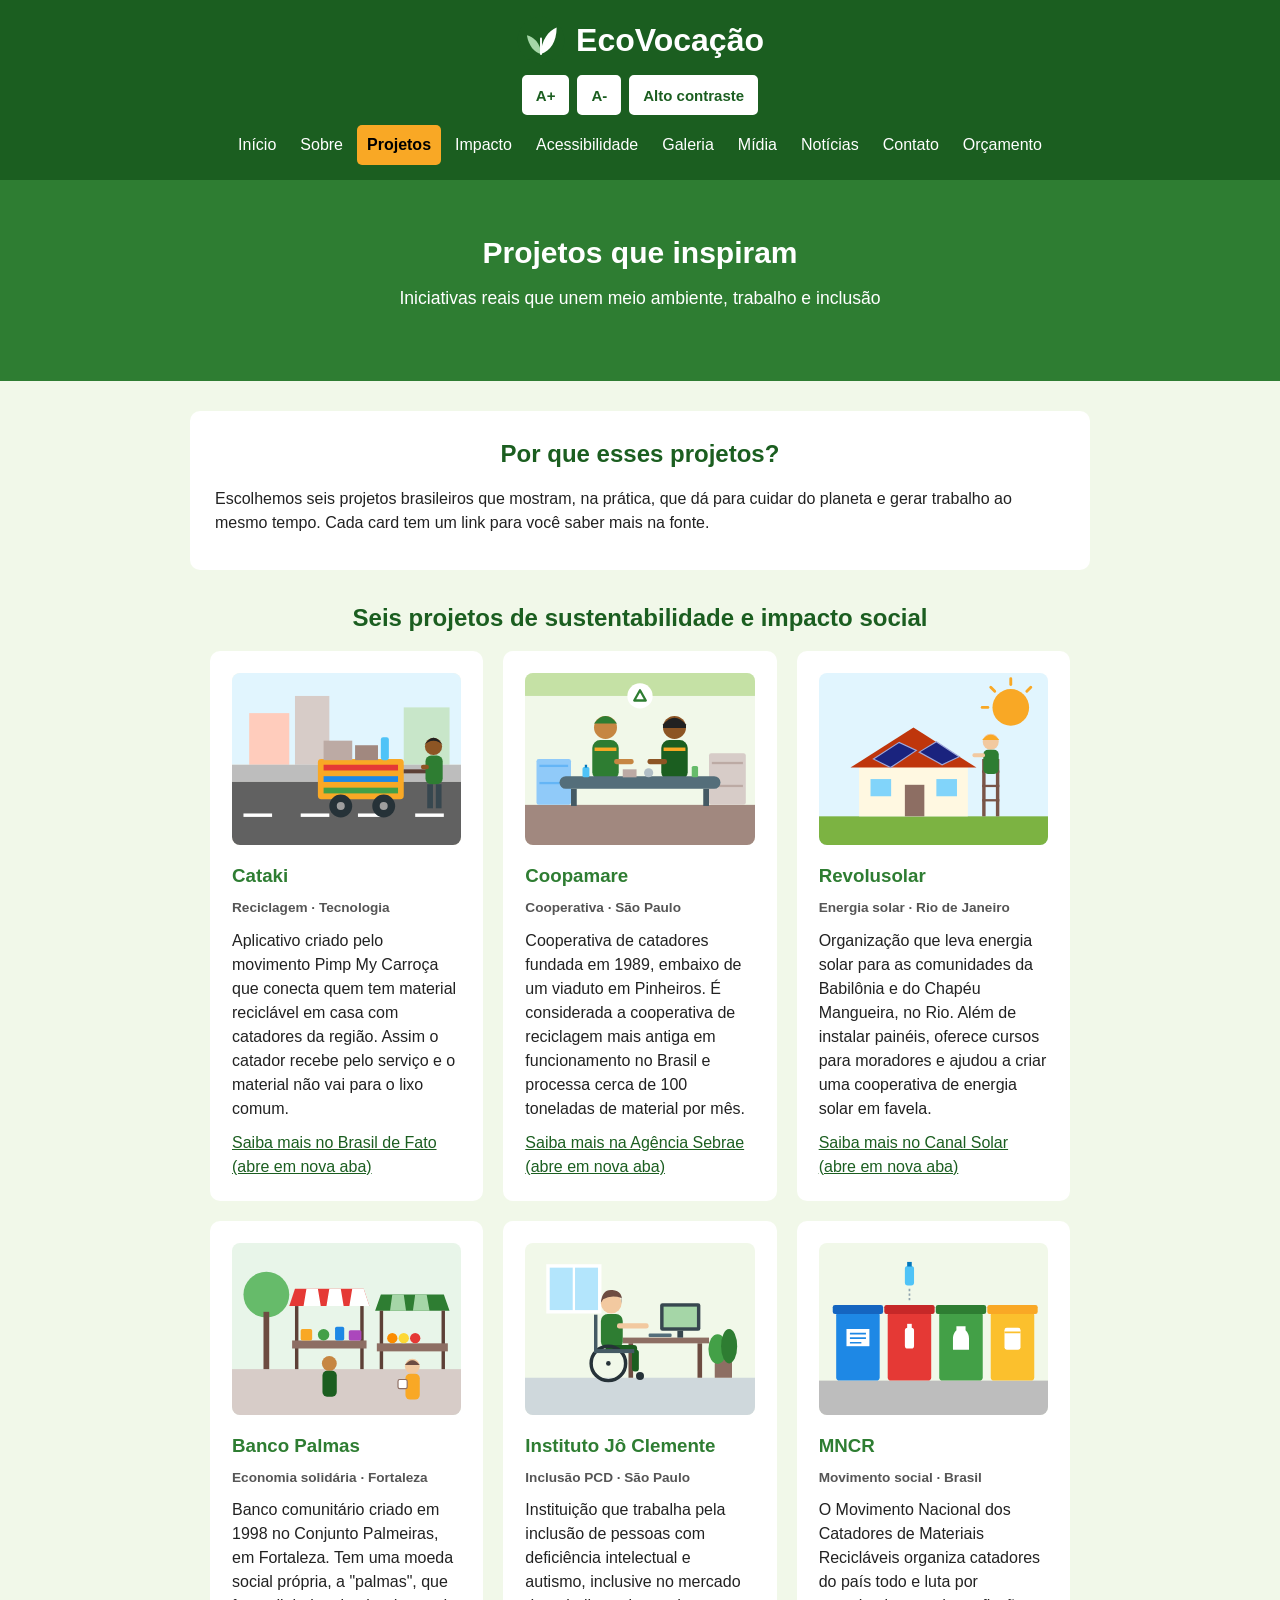
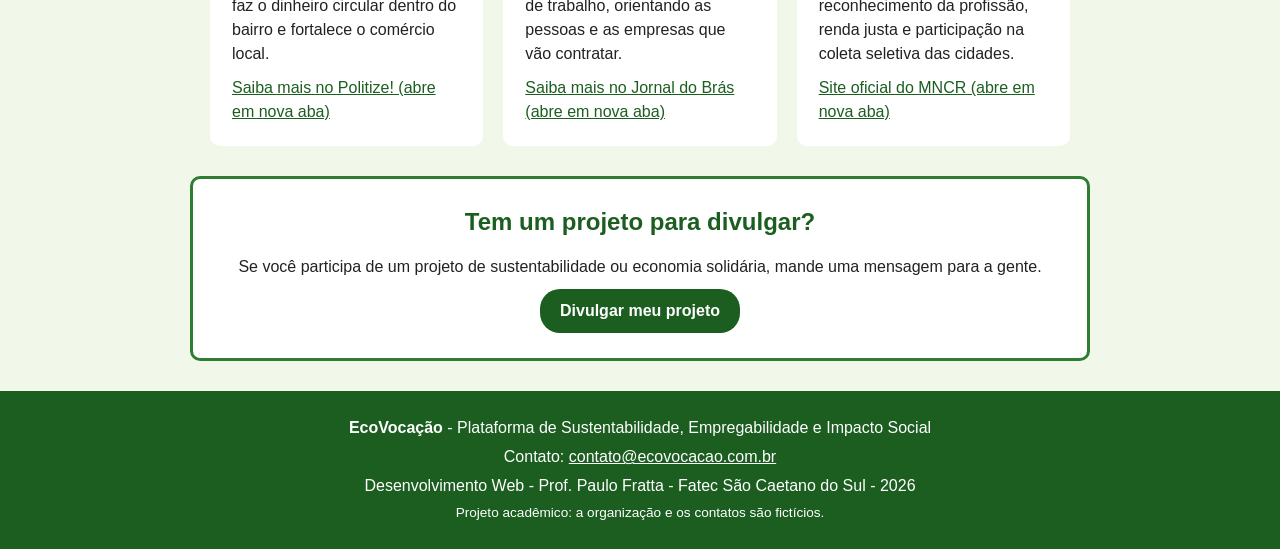
<file: projetos.html>
<!DOCTYPE html>
<html lang="pt-BR">
<head>
    <meta charset="UTF-8">
    <meta name="viewport" content="width=device-width, initial-scale=1.0">
    <meta name="description" content="Seis projetos brasileiros de sustentabilidade, reciclagem, energia solar e inclusão.">
    <title>Projetos - EcoVocação</title>
    <link rel="icon" href="img/logo.svg" type="image/svg+xml">
    <link rel="stylesheet" href="css/style.css">
</head>
<body>

    <!-- link pra pular o menu (ajuda quem usa teclado ou leitor de tela) -->
    <a href="#conteudo" class="pular">Pular para o conteúdo principal</a>

    <!-- topo do site com logo e menu -->
    <header>
        <div class="logo">
            <img src="img/logo.svg" alt="Logo do EcoVocação: duas folhas verdes dentro de um círculo" width="50" height="50">
            <h1>EcoVocação</h1>
        </div>

        <!-- botoes de acessibilidade (funcionam com o js/script.js) -->
        <div class="barra-acessibilidade" role="group" aria-label="Opções de acessibilidade">
            <button type="button" id="btnAumentar" aria-label="Aumentar o tamanho da letra">A+</button>
            <button type="button" id="btnDiminuir" aria-label="Diminuir o tamanho da letra">A-</button>
            <button type="button" id="btnContraste" aria-pressed="false">Alto contraste</button>
        </div>

        <nav aria-label="Menu principal">
            <ul>
                <li><a href="index.html">Início</a></li>
                <li><a href="sobre.html">Sobre</a></li>
                <li><a href="projetos.html" aria-current="page">Projetos</a></li>
                <li><a href="impacto.html">Impacto</a></li>
                <li><a href="acessibilidade.html">Acessibilidade</a></li>
                <li><a href="galeria.html">Galeria</a></li>
                <li><a href="midia.html">Mídia</a></li>
                <li><a href="noticias.html">Notícias</a></li>
                <li><a href="contato.html">Contato</a></li>
                <li><a href="orcamento_hospedagem.html">Orçamento</a></li>
            </ul>
        </nav>
    </header>

    <main id="conteudo">

        <!-- banner da pagina -->
        <section class="banner">
            <h2>Projetos que inspiram</h2>
            <p>Iniciativas reais que unem meio ambiente, trabalho e inclusão</p>
        </section>

        <!-- explicacao -->
        <section class="caixa-texto">
            <h2>Por que esses projetos?</h2>
            <p>Escolhemos seis projetos brasileiros que mostram, na prática, que dá para cuidar do planeta e gerar trabalho ao mesmo tempo. Cada card tem um link para você saber mais na fonte.</p>
        </section>

        <!-- lista de projetos -->
        <section class="temas">
            <h2>Seis projetos de sustentabilidade e impacto social</h2>
            <div class="cards">
                <article class="card">
                    <img src="img/catador-carroca.svg" alt="Ilustração de uma catadora puxando uma carroça colorida cheia de papelão e garrafas pela rua" width="400" height="300">
                    <h3>Cataki</h3>
                    <p class="tag">Reciclagem · Tecnologia</p>
                    <p>Aplicativo criado pelo movimento Pimp My Carroça que conecta quem tem material reciclável em casa com catadores da região. Assim o catador recebe pelo serviço e o material não vai para o lixo comum.</p>
                    <a href="https://www.brasildefato.com.br/2020/01/16/aplicativo-aumenta-renda-de-catadores-de-materiais-reciclaveis" target="_blank" rel="noopener">Saiba mais no Brasil de Fato (abre em nova aba)</a>
                </article>
                <article class="card">
                    <img src="img/cooperativa-reciclagem.svg" alt="Ilustração de duas pessoas de uniforme verde separando garrafas e papelão numa esteira de cooperativa" width="400" height="300">
                    <h3>Coopamare</h3>
                    <p class="tag">Cooperativa · São Paulo</p>
                    <p>Cooperativa de catadores fundada em 1989, embaixo de um viaduto em Pinheiros. É considerada a cooperativa de reciclagem mais antiga em funcionamento no Brasil e processa cerca de 100 toneladas de material por mês.</p>
                    <a href="https://agenciasebrae.com.br/cultura-empreendedora/cooperativas-transformam-descarte-em-renda-e-inclusao-mas-cobram-reconhecimento-do-poder-publico-e-da-sociedade/" target="_blank" rel="noopener">Saiba mais na Agência Sebrae (abre em nova aba)</a>
                </article>
                <article class="card">
                    <img src="img/energia-solar.svg" alt="Ilustração de uma casa com placas solares no telhado e um instalador subindo a escada" width="400" height="300">
                    <h3>Revolusolar</h3>
                    <p class="tag">Energia solar · Rio de Janeiro</p>
                    <p>Organização que leva energia solar para as comunidades da Babilônia e do Chapéu Mangueira, no Rio. Além de instalar painéis, oferece cursos para moradores e ajudou a criar uma cooperativa de energia solar em favela.</p>
                    <a href="https://canalsolar.com.br/brasil-tera-primeira-cooperativa-de-energia-solar-em-favela-do-rj/" target="_blank" rel="noopener">Saiba mais no Canal Solar (abre em nova aba)</a>
                </article>
                <article class="card">
                    <img src="img/feira-economia-solidaria.svg" alt="Ilustração de uma feira na praça com duas barracas de produtos artesanais e frutas" width="400" height="300">
                    <h3>Banco Palmas</h3>
                    <p class="tag">Economia solidária · Fortaleza</p>
                    <p>Banco comunitário criado em 1998 no Conjunto Palmeiras, em Fortaleza. Tem uma moeda social própria, a "palmas", que faz o dinheiro circular dentro do bairro e fortalece o comércio local.</p>
                    <a href="https://www.politize.com.br/?p=13698" target="_blank" rel="noopener">Saiba mais no Politize! (abre em nova aba)</a>
                </article>
                <article class="card">
                    <img src="img/inclusao-trabalho.svg" alt="Ilustração de uma pessoa em cadeira de rodas trabalhando no computador em um escritório" width="400" height="300">
                    <h3>Instituto Jô Clemente</h3>
                    <p class="tag">Inclusão PCD · São Paulo</p>
                    <p>Instituição que trabalha pela inclusão de pessoas com deficiência intelectual e autismo, inclusive no mercado de trabalho, orientando as pessoas e as empresas que vão contratar.</p>
                    <a href="https://jornaldobras.com.br/noticia/44073/e-book-criado-pelo-instituto-jo-clemente-ijc-destaca-a-importancia-de-incluir-pessoas-com-deficiencia-intelectual-e-autismo-no-mercado-de-trabalho" target="_blank" rel="noopener">Saiba mais no Jornal do Brás (abre em nova aba)</a>
                </article>
                <article class="card">
                    <img src="img/coleta-seletiva.svg" alt="Ilustração de quatro lixeiras de coleta seletiva: azul para papel, vermelha para plástico, verde para vidro e amarela para metal" width="400" height="300">
                    <h3>MNCR</h3>
                    <p class="tag">Movimento social · Brasil</p>
                    <p>O Movimento Nacional dos Catadores de Materiais Recicláveis organiza catadores do país todo e luta por reconhecimento da profissão, renda justa e participação na coleta seletiva das cidades.</p>
                    <a href="https://www.mncr.org.br" target="_blank" rel="noopener">Site oficial do MNCR (abre em nova aba)</a>
                </article>
            </div>
        </section>

        <!-- chamada pra acao -->
        <section class="caixa-texto chamada">
            <h2>Tem um projeto para divulgar?</h2>
            <p>Se você participa de um projeto de sustentabilidade ou economia solidária, mande uma mensagem para a gente.</p>
            <a href="contato.html" class="botao">Divulgar meu projeto</a>
        </section>

    </main>

    <!-- rodape -->
    <footer>
        <p><b>EcoVocação</b> - Plataforma de Sustentabilidade, Empregabilidade e Impacto Social</p>
        <p>Contato: <a href="mailto:contato@ecovocacao.com.br">contato@ecovocacao.com.br</a></p>
        <p>Desenvolvimento Web - Prof. Paulo Fratta - Fatec São Caetano do Sul - 2026</p>
        <p class="obs-rodape">Projeto acadêmico: a organização e os contatos são fictícios.</p>
    </footer>

    <script src="js/script.js"></script>
</body>
</html>
</file>
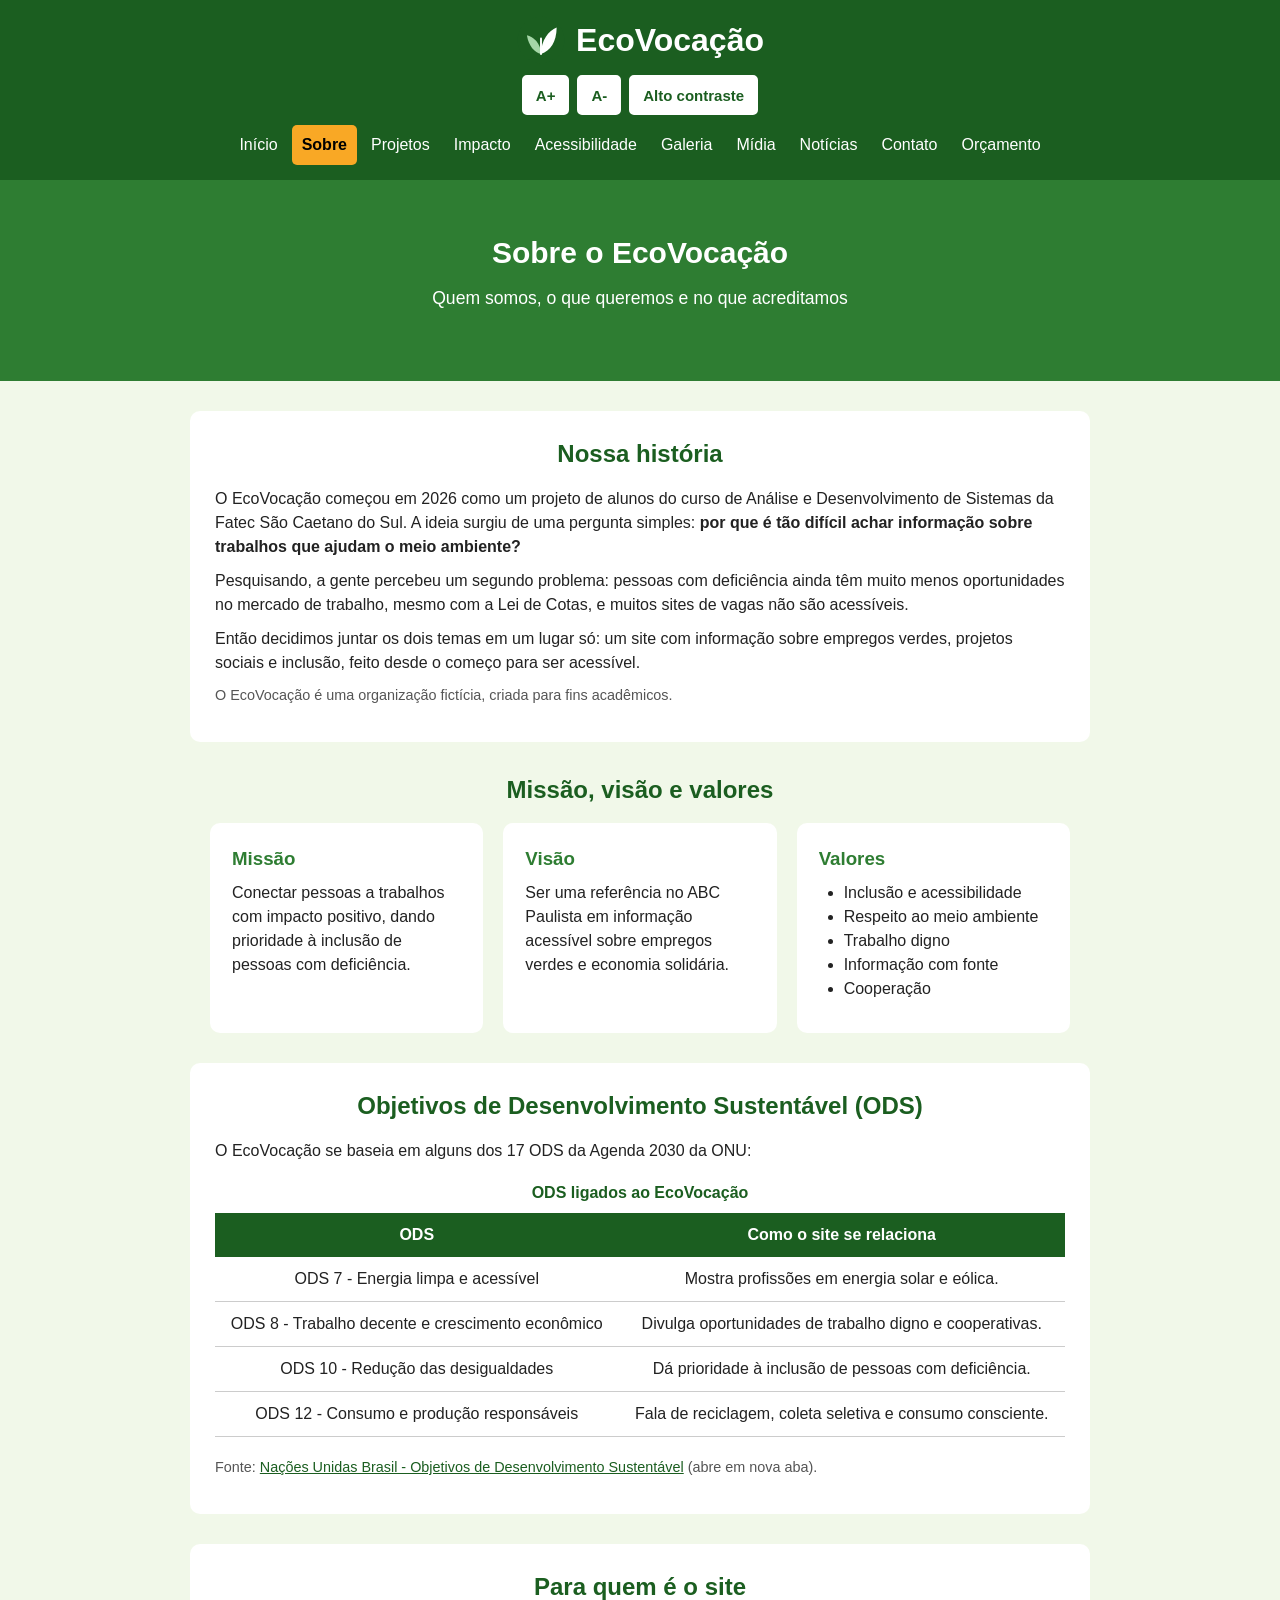
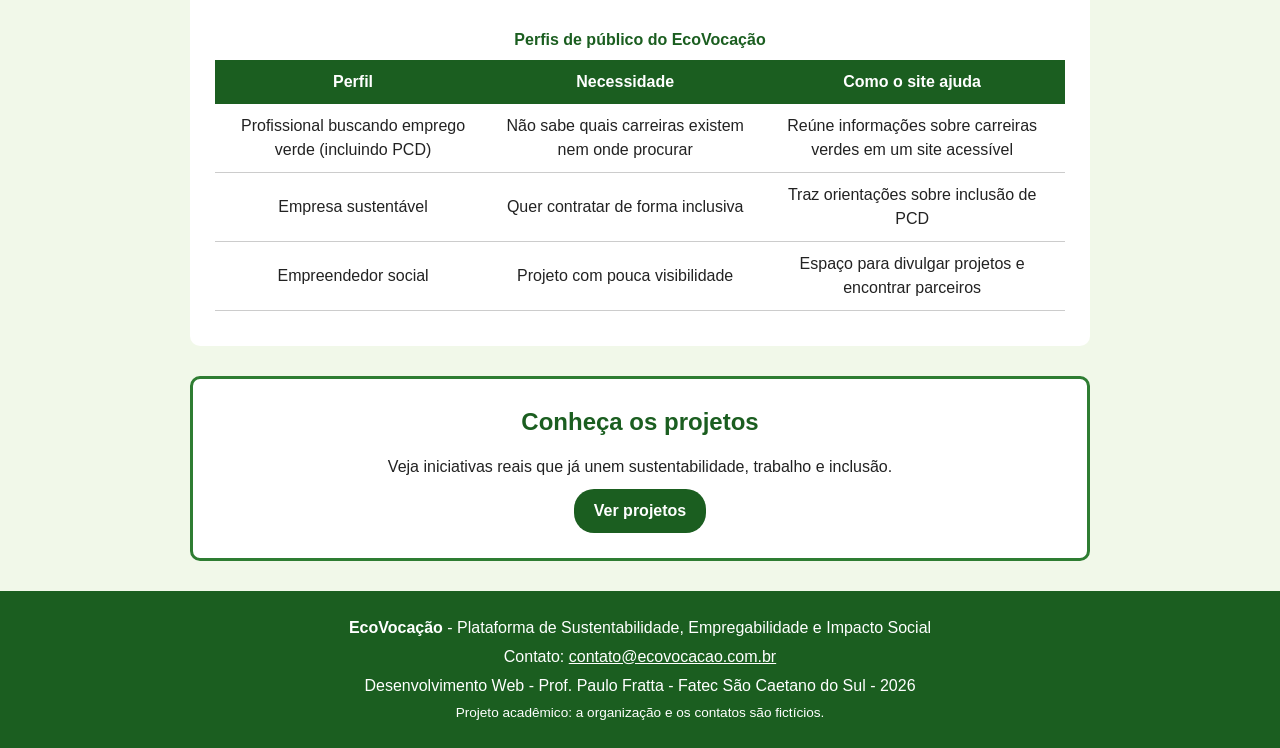
<file: sobre.html>
<!DOCTYPE html>
<html lang="pt-BR">
<head>
    <meta charset="UTF-8">
    <meta name="viewport" content="width=device-width, initial-scale=1.0">
    <meta name="description" content="História, missão, visão, valores e ODS do EcoVocação.">
    <title>Sobre - EcoVocação</title>
    <link rel="icon" href="img/logo.svg" type="image/svg+xml">
    <link rel="stylesheet" href="css/style.css">
</head>
<body>

    <!-- link pra pular o menu (ajuda quem usa teclado ou leitor de tela) -->
    <a href="#conteudo" class="pular">Pular para o conteúdo principal</a>

    <!-- topo do site com logo e menu -->
    <header>
        <div class="logo">
            <img src="img/logo.svg" alt="Logo do EcoVocação: duas folhas verdes dentro de um círculo" width="50" height="50">
            <h1>EcoVocação</h1>
        </div>

        <!-- botoes de acessibilidade (funcionam com o js/script.js) -->
        <div class="barra-acessibilidade" role="group" aria-label="Opções de acessibilidade">
            <button type="button" id="btnAumentar" aria-label="Aumentar o tamanho da letra">A+</button>
            <button type="button" id="btnDiminuir" aria-label="Diminuir o tamanho da letra">A-</button>
            <button type="button" id="btnContraste" aria-pressed="false">Alto contraste</button>
        </div>

        <nav aria-label="Menu principal">
            <ul>
                <li><a href="index.html">Início</a></li>
                <li><a href="sobre.html" aria-current="page">Sobre</a></li>
                <li><a href="projetos.html">Projetos</a></li>
                <li><a href="impacto.html">Impacto</a></li>
                <li><a href="acessibilidade.html">Acessibilidade</a></li>
                <li><a href="galeria.html">Galeria</a></li>
                <li><a href="midia.html">Mídia</a></li>
                <li><a href="noticias.html">Notícias</a></li>
                <li><a href="contato.html">Contato</a></li>
                <li><a href="orcamento_hospedagem.html">Orçamento</a></li>
            </ul>
        </nav>
    </header>

    <main id="conteudo">

        <!-- banner da pagina -->
        <section class="banner">
            <h2>Sobre o EcoVocação</h2>
            <p>Quem somos, o que queremos e no que acreditamos</p>
        </section>

        <!-- historia -->
        <section class="caixa-texto">
            <h2>Nossa história</h2>
            <p>O EcoVocação começou em 2026 como um projeto de alunos do curso de Análise e Desenvolvimento de Sistemas da Fatec São Caetano do Sul. A ideia surgiu de uma pergunta simples: <b>por que é tão difícil achar informação sobre trabalhos que ajudam o meio ambiente?</b></p>
            <p>Pesquisando, a gente percebeu um segundo problema: pessoas com deficiência ainda têm muito menos oportunidades no mercado de trabalho, mesmo com a Lei de Cotas, e muitos sites de vagas não são acessíveis.</p>
            <p>Então decidimos juntar os dois temas em um lugar só: um site com informação sobre empregos verdes, projetos sociais e inclusão, feito desde o começo para ser acessível.</p>
            <p class="obs">O EcoVocação é uma organização fictícia, criada para fins acadêmicos.</p>
        </section>

        <!-- missao visao e valores em cards -->
        <section class="temas">
            <h2>Missão, visão e valores</h2>
            <div class="cards">
                <article class="card">
                    <h3>Missão</h3>
                    <p>Conectar pessoas a trabalhos com impacto positivo, dando prioridade à inclusão de pessoas com deficiência.</p>
                </article>
                <article class="card">
                    <h3>Visão</h3>
                    <p>Ser uma referência no ABC Paulista em informação acessível sobre empregos verdes e economia solidária.</p>
                </article>
                <article class="card">
                    <h3>Valores</h3>
                    <ul>
                        <li>Inclusão e acessibilidade</li>
                        <li>Respeito ao meio ambiente</li>
                        <li>Trabalho digno</li>
                        <li>Informação com fonte</li>
                        <li>Cooperação</li>
                    </ul>
                </article>
            </div>
        </section>

        <!-- ods da onu -->
        <section class="caixa-texto">
            <h2>Objetivos de Desenvolvimento Sustentável (ODS)</h2>
            <p>O EcoVocação se baseia em alguns dos 17 ODS da Agenda 2030 da ONU:</p>
            <div class="tabela-rolagem">
                <table>
                    <caption>ODS ligados ao EcoVocação</caption>
                    <thead>
                        <tr>
                            <th scope="col">ODS</th>
                            <th scope="col">Como o site se relaciona</th>
                        </tr>
                    </thead>
                    <tbody>
                        <tr>
                            <td>ODS 7 - Energia limpa e acessível</td>
                            <td>Mostra profissões em energia solar e eólica.</td>
                        </tr>
                        <tr>
                            <td>ODS 8 - Trabalho decente e crescimento econômico</td>
                            <td>Divulga oportunidades de trabalho digno e cooperativas.</td>
                        </tr>
                        <tr>
                            <td>ODS 10 - Redução das desigualdades</td>
                            <td>Dá prioridade à inclusão de pessoas com deficiência.</td>
                        </tr>
                        <tr>
                            <td>ODS 12 - Consumo e produção responsáveis</td>
                            <td>Fala de reciclagem, coleta seletiva e consumo consciente.</td>
                        </tr>
                    </tbody>
                </table>
            </div>
            <p class="obs">Fonte: <a href="https://brasil.un.org/pt-br/sdgs" target="_blank" rel="noopener">Nações Unidas Brasil - Objetivos de Desenvolvimento Sustentável</a> (abre em nova aba).</p>
        </section>

        <!-- publico do site -->
        <section class="caixa-texto">
            <h2>Para quem é o site</h2>
            <div class="tabela-rolagem">
                <table>
                    <caption>Perfis de público do EcoVocação</caption>
                    <thead>
                        <tr>
                            <th scope="col">Perfil</th>
                            <th scope="col">Necessidade</th>
                            <th scope="col">Como o site ajuda</th>
                        </tr>
                    </thead>
                    <tbody>
                        <tr>
                            <td>Profissional buscando emprego verde (incluindo PCD)</td>
                            <td>Não sabe quais carreiras existem nem onde procurar</td>
                            <td>Reúne informações sobre carreiras verdes em um site acessível</td>
                        </tr>
                        <tr>
                            <td>Empresa sustentável</td>
                            <td>Quer contratar de forma inclusiva</td>
                            <td>Traz orientações sobre inclusão de PCD</td>
                        </tr>
                        <tr>
                            <td>Empreendedor social</td>
                            <td>Projeto com pouca visibilidade</td>
                            <td>Espaço para divulgar projetos e encontrar parceiros</td>
                        </tr>
                    </tbody>
                </table>
            </div>
        </section>

        <!-- chamada pra acao -->
        <section class="caixa-texto chamada">
            <h2>Conheça os projetos</h2>
            <p>Veja iniciativas reais que já unem sustentabilidade, trabalho e inclusão.</p>
            <a href="projetos.html" class="botao">Ver projetos</a>
        </section>

    </main>

    <!-- rodape -->
    <footer>
        <p><b>EcoVocação</b> - Plataforma de Sustentabilidade, Empregabilidade e Impacto Social</p>
        <p>Contato: <a href="mailto:contato@ecovocacao.com.br">contato@ecovocacao.com.br</a></p>
        <p>Desenvolvimento Web - Prof. Paulo Fratta - Fatec São Caetano do Sul - 2026</p>
        <p class="obs-rodape">Projeto acadêmico: a organização e os contatos são fictícios.</p>
    </footer>

    <script src="js/script.js"></script>
</body>
</html>
</file>
<file: css/style.css>
/* reset que o professor passou */
* {
    margin: 0;
    padding: 0;
    box-sizing: border-box;
}

body {
    font-family: Arial, Helvetica, sans-serif;
    font-size: 16px;
    background-color: #f1f8e9;
    color: #222222;
    line-height: 1.5;
}

img {
    max-width: 100%;
    height: auto;
}

a {
    color: #1b5e20;
}

/* foco bem visivel pra quem usa teclado */
a:focus,
button:focus,
input:focus,
select:focus,
textarea:focus,
summary:focus,
video:focus,
audio:focus,
iframe:focus {
    outline: 3px solid #1b5e20;
    outline-offset: 2px;
    box-shadow: 0 0 0 6px #f9a825;
}

/* link de pular pro conteudo, so aparece quando recebe foco */
.pular {
    position: absolute;
    left: 10px;
    top: -60px;
    background-color: #f9a825;
    color: #000000;
    padding: 10px 15px;
    font-weight: bold;
    z-index: 10;
}

.pular:focus {
    top: 10px;
}

/* topo */
header {
    background-color: #1b5e20;
    padding: 15px;
    text-align: center;
}

.logo {
    display: flex;
    justify-content: center;
    align-items: center;
    gap: 10px;
}

header h1 {
    color: #ffffff;
    font-size: 32px;
}

/* botoes de acessibilidade */
.barra-acessibilidade {
    display: flex;
    justify-content: center;
    gap: 8px;
    margin-top: 10px;
}

.barra-acessibilidade button {
    background-color: #ffffff;
    color: #1b5e20;
    border: 2px solid #ffffff;
    border-radius: 5px;
    padding: 6px 12px;
    min-height: 40px;
    font-size: 15px;
    font-weight: bold;
    cursor: pointer;
}

.barra-acessibilidade button:hover {
    background-color: #f9a825;
    border-color: #f9a825;
    color: #000000;
}

/* menu */
nav ul {
    list-style-type: none;
    margin-top: 10px;
    display: flex;
    flex-wrap: wrap;
    justify-content: center;
    gap: 4px;
}

nav a {
    color: #ffffff;
    text-decoration: none;
    padding: 8px 10px;
    display: inline-block;
    border-radius: 5px;
}

nav a:hover {
    background-color: #ffffff;
    color: #1b5e20;
}

/* mostra em qual pagina a pessoa esta */
nav a[aria-current="page"] {
    background-color: #f9a825;
    color: #000000;
    font-weight: bold;
}

/* banner */
.banner {
    background-color: #2e7d32;
    color: #ffffff;
    text-align: center;
    padding: 50px 20px;
}

.banner h2 {
    font-size: 30px;
    margin-bottom: 10px;
}

.banner p {
    font-size: 1.1em;
    margin-bottom: 20px;
}

.botao {
    background-color: #ffffff;
    color: #1b5e20;
    padding: 10px 20px;
    border-radius: 20px;
    text-decoration: none;
    font-weight: bold;
    display: inline-block;
}

.botao:hover {
    background-color: #f9a825;
    color: #000000;
}

/* caixas de texto */
.caixa-texto {
    background-color: #ffffff;
    max-width: 900px;
    margin: 30px auto;
    padding: 25px;
    border-radius: 10px;
}

.caixa-texto h2,
.temas h2,
.galeria-secao h2 {
    color: #1b5e20;
    margin-bottom: 15px;
    text-align: center;
}

.caixa-texto p {
    margin-bottom: 10px;
}

.caixa-texto ul,
.caixa-texto ol,
.card ul {
    margin: 0 0 10px 25px;
}

.caixa-texto li {
    margin-bottom: 6px;
}

/* chamada no final das paginas */
.chamada {
    text-align: center;
    border: 3px solid #2e7d32;
}

.chamada .botao {
    background-color: #1b5e20;
    color: #ffffff;
}

.chamada .botao:hover {
    background-color: #f9a825;
    color: #000000;
}

/* cards */
.temas {
    max-width: 900px;
    margin: 30px auto;
    padding: 0 20px;
}

.cards {
    display: flex;
    flex-wrap: wrap;
    gap: 20px;
}

.card {
    flex: 1 1 250px;
    background-color: #ffffff;
    padding: 20px;
    border-radius: 10px;
    border: 2px solid #ffffff;
    transition: 0.3s;
}

.card:hover {
    border: 2px solid #2e7d32;
    transform: scale(1.03);
}

.card img {
    border-radius: 8px;
    margin-bottom: 10px;
}

.card h3 {
    color: #2e7d32;
    margin-bottom: 8px;
}

.card p {
    margin-bottom: 10px;
}

.tag {
    font-size: 0.85em;
    font-weight: bold;
    color: #555555;
}

/* tabela */
.tabela-rolagem {
    overflow-x: auto;
}

table {
    width: 100%;
    border-collapse: collapse;
    margin-bottom: 10px;
}

caption {
    font-weight: bold;
    padding: 8px;
    color: #1b5e20;
}

th {
    background-color: #1b5e20;
    color: #ffffff;
    padding: 10px;
}

td {
    padding: 10px;
    border-bottom: 1px solid #cccccc;
    text-align: center;
}

.obs {
    font-size: 0.9em;
    color: #555555;
    margin-top: 10px;
}

.centro {
    text-align: center;
}

.lista-fontes li,
.lista-contato li {
    margin-bottom: 8px;
}

.lista-contato {
    list-style-type: none;
}

/* galeria */
.galeria-secao {
    max-width: 1100px;
    margin: 30px auto;
    padding: 0 20px;
}

.galeria {
    display: flex;
    flex-wrap: wrap;
    gap: 20px;
}

.galeria-item {
    flex: 1 1 300px;
    background-color: #ffffff;
    border-radius: 10px;
    padding: 10px;
    border: 2px solid #ffffff;
    transition: 0.3s;
}

.galeria-item:hover {
    border-color: #2e7d32;
    box-shadow: 0 4px 12px rgba(0, 0, 0, 0.2);
    transform: scale(1.02);
}

.galeria-item img {
    border-radius: 8px;
    display: block;
    width: 100%;
}

.galeria-item figcaption {
    font-size: 0.9em;
    padding: 10px 5px 5px 5px;
}

/* video, audio e iframe */
.midia-box {
    margin: 15px 0;
}

video {
    width: 100%;
    height: auto;
    border-radius: 8px;
    background-color: #000000;
}

audio {
    width: 100%;
    margin: 10px 0;
}

iframe {
    width: 100%;
    max-width: 100%;
    border: 0;
    border-radius: 8px;
}

.botoes-midia,
.botoes-form {
    display: flex;
    flex-wrap: wrap;
    gap: 10px;
    margin: 10px 0;
}

.botao-acao,
.botao-secundario {
    padding: 10px 20px;
    min-height: 44px;
    border-radius: 20px;
    font-size: 1em;
    font-weight: bold;
    cursor: pointer;
    border: 2px solid #1b5e20;
}

.botao-acao {
    background-color: #1b5e20;
    color: #ffffff;
}

.botao-secundario {
    background-color: #ffffff;
    color: #1b5e20;
}

.botao-acao:hover,
.botao-secundario:hover {
    background-color: #f9a825;
    border-color: #f9a825;
    color: #000000;
}

.transcricao {
    margin-top: 10px;
    border: 2px solid #c8e6c9;
    border-radius: 8px;
    padding: 10px 15px;
}

.transcricao summary {
    cursor: pointer;
    font-weight: bold;
    color: #1b5e20;
    padding: 5px 0;
}

.transcricao p {
    margin: 8px 0;
}

/* noticias */
.noticias {
    display: flex;
    flex-direction: column;
    gap: 20px;
}

.noticia {
    background-color: #ffffff;
    border-left: 6px solid #2e7d32;
    border-radius: 10px;
    padding: 20px;
}

.noticia h3 {
    color: #1b5e20;
    margin-bottom: 5px;
}

.noticia p {
    margin-bottom: 10px;
}

.noticia-info {
    font-size: 0.9em;
    color: #555555;
    font-weight: bold;
}

/* formulario de contato */
.formulario fieldset {
    border: 2px solid #c8e6c9;
    border-radius: 8px;
    padding: 15px;
    margin-bottom: 20px;
}

.formulario legend {
    font-weight: bold;
    color: #1b5e20;
    padding: 0 5px;
}

.formulario label {
    display: block;
    font-weight: bold;
    margin-top: 12px;
    margin-bottom: 4px;
}

.formulario input,
.formulario select,
.formulario textarea {
    width: 100%;
    padding: 10px;
    min-height: 44px;
    font-size: 1em;
    font-family: Arial, Helvetica, sans-serif;
    border: 2px solid #757575;
    border-radius: 6px;
}

.pergunta {
    font-weight: bold;
    margin-top: 12px;
}

/* radio e checkbox ficam do lado do texto */
.opcoes {
    display: flex;
    flex-wrap: wrap;
    align-items: center;
    gap: 8px;
    margin-top: 8px;
}

.formulario .opcoes input {
    width: 22px;
    min-height: 22px;
    height: 22px;
}

.formulario .opcoes label {
    display: inline;
    font-weight: normal;
    margin: 0 15px 0 0;
}

.erro {
    display: block;
    color: #c62828;
    font-weight: bold;
    font-size: 0.9em;
    margin-top: 4px;
}

.sucesso {
    color: #1b5e20;
    font-weight: bold;
    margin-top: 10px;
}

/* rodape */
footer {
    background-color: #1b5e20;
    color: #ffffff;
    text-align: center;
    padding: 20px;
    margin-top: 30px;
}

footer p {
    margin: 5px 0;
}

footer a {
    color: #ffffff;
}

.obs-rodape {
    font-size: 0.85em;
}

/* modo alto contraste (o js coloca essa classe no body) */
body.alto-contraste {
    background-color: #000000;
    color: #ffffff;
}

.alto-contraste header,
.alto-contraste footer,
.alto-contraste .banner,
.alto-contraste .caixa-texto,
.alto-contraste .card,
.alto-contraste .noticia,
.alto-contraste .galeria-item {
    background-color: #000000;
    color: #ffffff;
    border-color: #ffffff;
}

.alto-contraste h2,
.alto-contraste h3,
.alto-contraste caption,
.alto-contraste legend,
.alto-contraste .tag,
.alto-contraste .obs,
.alto-contraste .noticia-info,
.alto-contraste .sucesso,
.alto-contraste .transcricao summary {
    color: #ffff00;
}

.alto-contraste a,
.alto-contraste nav a {
    color: #ffff00;
}

.alto-contraste th {
    background-color: #ffff00;
    color: #000000;
}

.alto-contraste .botao,
.alto-contraste .botao-acao,
.alto-contraste nav a[aria-current="page"] {
    background-color: #ffff00;
    color: #000000;
    border-color: #ffff00;
}

.alto-contraste .erro {
    color: #ff8a80;
}

/* tablet */
@media (max-width: 900px) {
    .caixa-texto,
    .temas {
        margin-left: 15px;
        margin-right: 15px;
    }

    .temas {
        padding: 0;
    }
}

/* pra funcionar no celular */
@media (max-width: 600px) {
    header h1 {
        font-size: 26px;
    }

    nav a {
        padding: 8px 8px;
        font-size: 15px;
    }

    .banner {
        padding: 35px 15px;
    }

    .banner h2 {
        font-size: 24px;
    }

    .caixa-texto {
        margin: 20px 10px;
        padding: 18px;
    }

    .temas,
    .galeria-secao {
        margin: 20px 10px;
        padding: 0;
    }

    td,
    th {
        padding: 8px 5px;
        font-size: 0.9em;
    }

    .botao-acao,
    .botao-secundario {
        width: 100%;
    }
}
</file>
